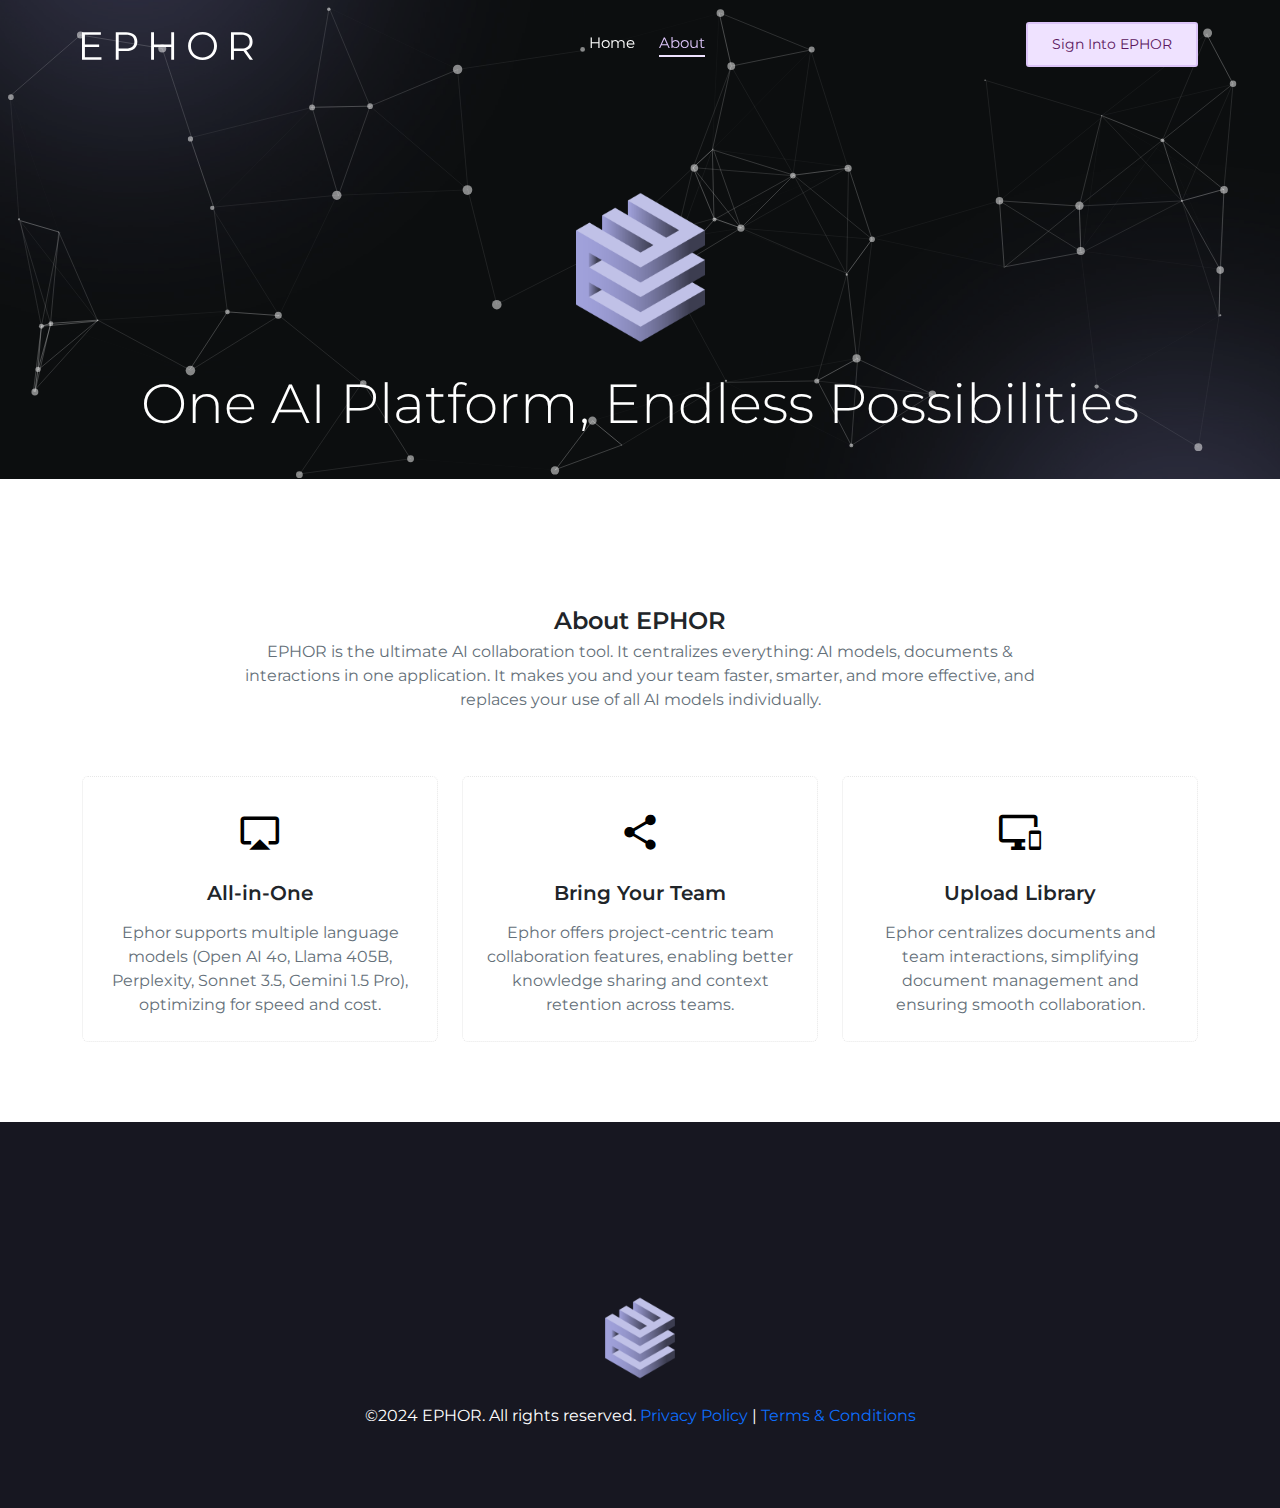
<file: index.html>
<!DOCTYPE html>
<html lang="en">

<head>
    <meta charset="UTF-8">
    <meta name="viewport" content="width=device-width, initial-scale=1">
    <meta name="description" content="" />
    <meta name="keywords" content="" />
    <meta name="author" content="Webonzer" />

    <!-- Site Title -->
    <title>E P H O R - Intelligent Collaboration</title>

    <!-- Site favicon -->
    <link rel="shortcut icon" href="images/favicon.svg">

    <!-- Bootstrap core CSS -->
    <link rel="stylesheet" href="css/bootstrap.min.css" type="text/css">

    <!-- MFP Css -->
    <link rel="stylesheet" href="css/magnific-popup.css">

    <!-- Material Icon -->
    <link rel="stylesheet" type="text/css" href="css/materialdesignicons.min.css" />

    <!-- Pe7 Icon -->
    <link rel="stylesheet" type="text/css" href="css/pe-icon-7.css">

    <!-- Owl Slider -->
    <link rel="stylesheet" href="css/owl.carousel.css" />
    <link rel="stylesheet" href="css/owl.theme.css" />
    <link rel="stylesheet" href="css/owl.transitions.css" />

    <!-- Custom  Css -->
    <link rel="stylesheet" type="text/css" href="css/style.css" />
</head>

<body>

    <!-- Navbar Start -->
    <nav class="navbar navbar-expand-lg fixed-top custom-nav sticky">
        <div class="container">
            <!-- LOGO -->
            <a class="logo navbar-brand" href="index.html">
                <img src="images/logos/ephor.svg" alt="" class="img-fluid logo-light">
                <img src="images/logos/ephor-dk.svg" alt="" class="img-fluid logo-dark">
            </a>
            <button class="navbar-toggler" type="button" data-bs-toggle="collapse" data-bs-target="#navbarNav" aria-controls="navbarNav" aria-expanded="false" aria-label="Toggle navigation">
                <span class="mdi mdi-menu"></span>
            </button>
            <div class="collapse navbar-collapse" id="navbarNav">
                <ul class="navbar-nav mx-auto navbar-center" id="main_nav">
                    <li class="nav-item">
                        <a href="index.html" class="nav-link">Home</a>
                    </li>
                    <li class="nav-item">
                        <a href="#about" class="nav-link">About</a>
                    </li>
                </ul>
                <a href="https://app.ephor.ai" class="btn btn-sm btn-custom navbar-btn">Sign Into EPHOR</a>
            </div>
        </div>
    </nav>
    <!-- Navbar End -->

    <div data-bs-spy="scroll" data-bs-target="#main_nav" data-bs-offset="71" class="scrollspy-example" data-bs-smooth-scroll="true">

        <!--Start Home-->
        <section class="home-bg-img" id="home">
            <div class="bg-overlay"></div>
            <div class="home-table">
                <div class="home-table-center">
                    <div class="container z-1">
                        <div class="row">
                            <div class="col-lg-12">
                                <div class="text-white text-center">
                                    <img src="images/logos/ephor-mark2-transparent.png" class="img img-fluid mb-3" style="width: 185px;">
                                    <h2 class="header_title mx-auto mb-5">One AI Platform, Endless Possibilities</h2>
                                    
                                    <!--<div class="video-container">
                                        <iframe src="https://player.vimeo.com/video/1032084265?h=21a306eb33&amp;badge=0&amp;autopause=0&amp;player_id=0&amp;app_id=58479" frameborder="0" allow="autoplay; fullscreen; picture-in-picture; clipboard-write" style="position:absolute;top:0;left:0;width:100%;height:100%;" title="EPHOR - AI Collaboration"></iframe>
                                    </div>
                                    <script src="https://player.vimeo.com/api/player.js"></script>-->
                                </div>
                            </div>
                        </div>
                    </div>
                </div>
            </div>
        </section>
        <!--End Home-->

        <!-- Start About -->
        <section class="section mt-5" id="about">
            <div class="container">
                <div class="row">
                    <div class="col-lg-12">
                        <div class="text-center sec_title">
                            <h4 class="text-capitalize font-weight-bold mb-1">About EPHOR</h4>
                            <!--<div class="main-title-border mb-1">
                                <img src="images/logos/ephor-mark-E.svg" class="img img-fluid mb-1" style="width: 20px;">
                            </div>-->
                            <p class="sec_subtitle mx-auto text-muted mb-0">EPHOR is the ultimate AI collaboration tool. It centralizes everything: AI models, documents & interactions in one application. It makes you and your team faster, smarter, and more effective, and replaces your use of all AI models individually.
                            </p>
                        </div>
                    </div>
                </div>
                <div class="row mt-5">
                    <div class="col-lg-4">
                        <div class="about_boxes mt-3 text-center rounded p-4">
                            <div class="about_icon">
                                <i class="mdi mdi-airplay text-custom"></i>
                            </div>
                            <div class="about_content mt-3">
                                <h5 class="font-weight-bold">All-in-One</h5>
                                <p class="text-muted mb-0 mt-3">Ephor supports multiple language models (Open AI 4o, Llama 405B, Perplexity, Sonnet 3.5, Gemini 1.5 Pro), optimizing for speed and cost.</p>
                            </div>
                        </div>
                    </div>
                    <div class="col-lg-4">
                        <div class="about_boxes mt-3 text-center rounded p-4">
                            <div class="about_icon">
                                <i class="mdi mdi-share-variant text-custom"></i>
                            </div>
                            <div class="about_content mt-3">
                                <h5 class="font-weight-bold">Bring Your Team</h5>
                                <p class="text-muted mb-0 mt-3">Ephor offers project-centric team collaboration features, enabling better knowledge sharing and context retention across teams.</p>
                            </div>
                        </div>
                    </div>
                    <div class="col-lg-4">
                        <div class="about_boxes mt-3 text-center rounded p-4">
                            <div class="about_icon">
                                <i class="mdi mdi-monitor-cellphone text-custom"></i>
                            </div>
                            <div class="about_content mt-3">
                                <h5 class="font-weight-bold">Upload Library</h5>
                                <p class="text-muted mb-0 mt-3">Ephor centralizes documents and team interactions, simplifying document management and ensuring smooth collaboration.</p>
                            </div>
                        </div>
                    </div>
                </div>
            </div>
        </section>
        <!-- End About -->


        <!-- Start Contact/Footer -->
        <section class="section bg-contact-color" id="started">
            <div class="container">

                <div class="row pt-3">
                    <div class="col-lg-12">
                        <div class="text-center">
                            <img src="images/logos/ephor-mark2-transparent.png" class="img img-fluid mb-3" style="width: 100px;">
                            <p class="copy-rights mb-0">&copy;2024 EPHOR. All rights reserved. <a href="ephor-privacy-policy.html" target="_blank">Privacy Policy</a> | <a href="ephor-terms-conditions.html" target="_blank">Terms &amp; Conditions</a></p>
                        </div>
                    </div>
                </div>
            </div>
        </section>
        <!-- End Contact/Footer -->


    </div>

    <!-- Back To Top -->
    <a href="#" class="back_top"> <i class="pe-7s-angle-up"> </i> </a>

    <!-- Javascript -->
    <script src="js/jquery.min.js"></script>
    <script src="js/bootstrap.bundle.min.js"></script>

    <!-- Owl Js -->
    <script src="js/owl.carousel.min.js"></script>

    <!-- Particles Js -->
    <script src="js/particles.js"></script>
    <script src="js/particles.app.js"></script>

    <!-- MFP JS -->
    <script src="js/jquery.magnific-popup.min.js"></script>

    <!-- Custom Js   -->
    <script src="js/custom.js"></script>
</body>

</html>
</file>
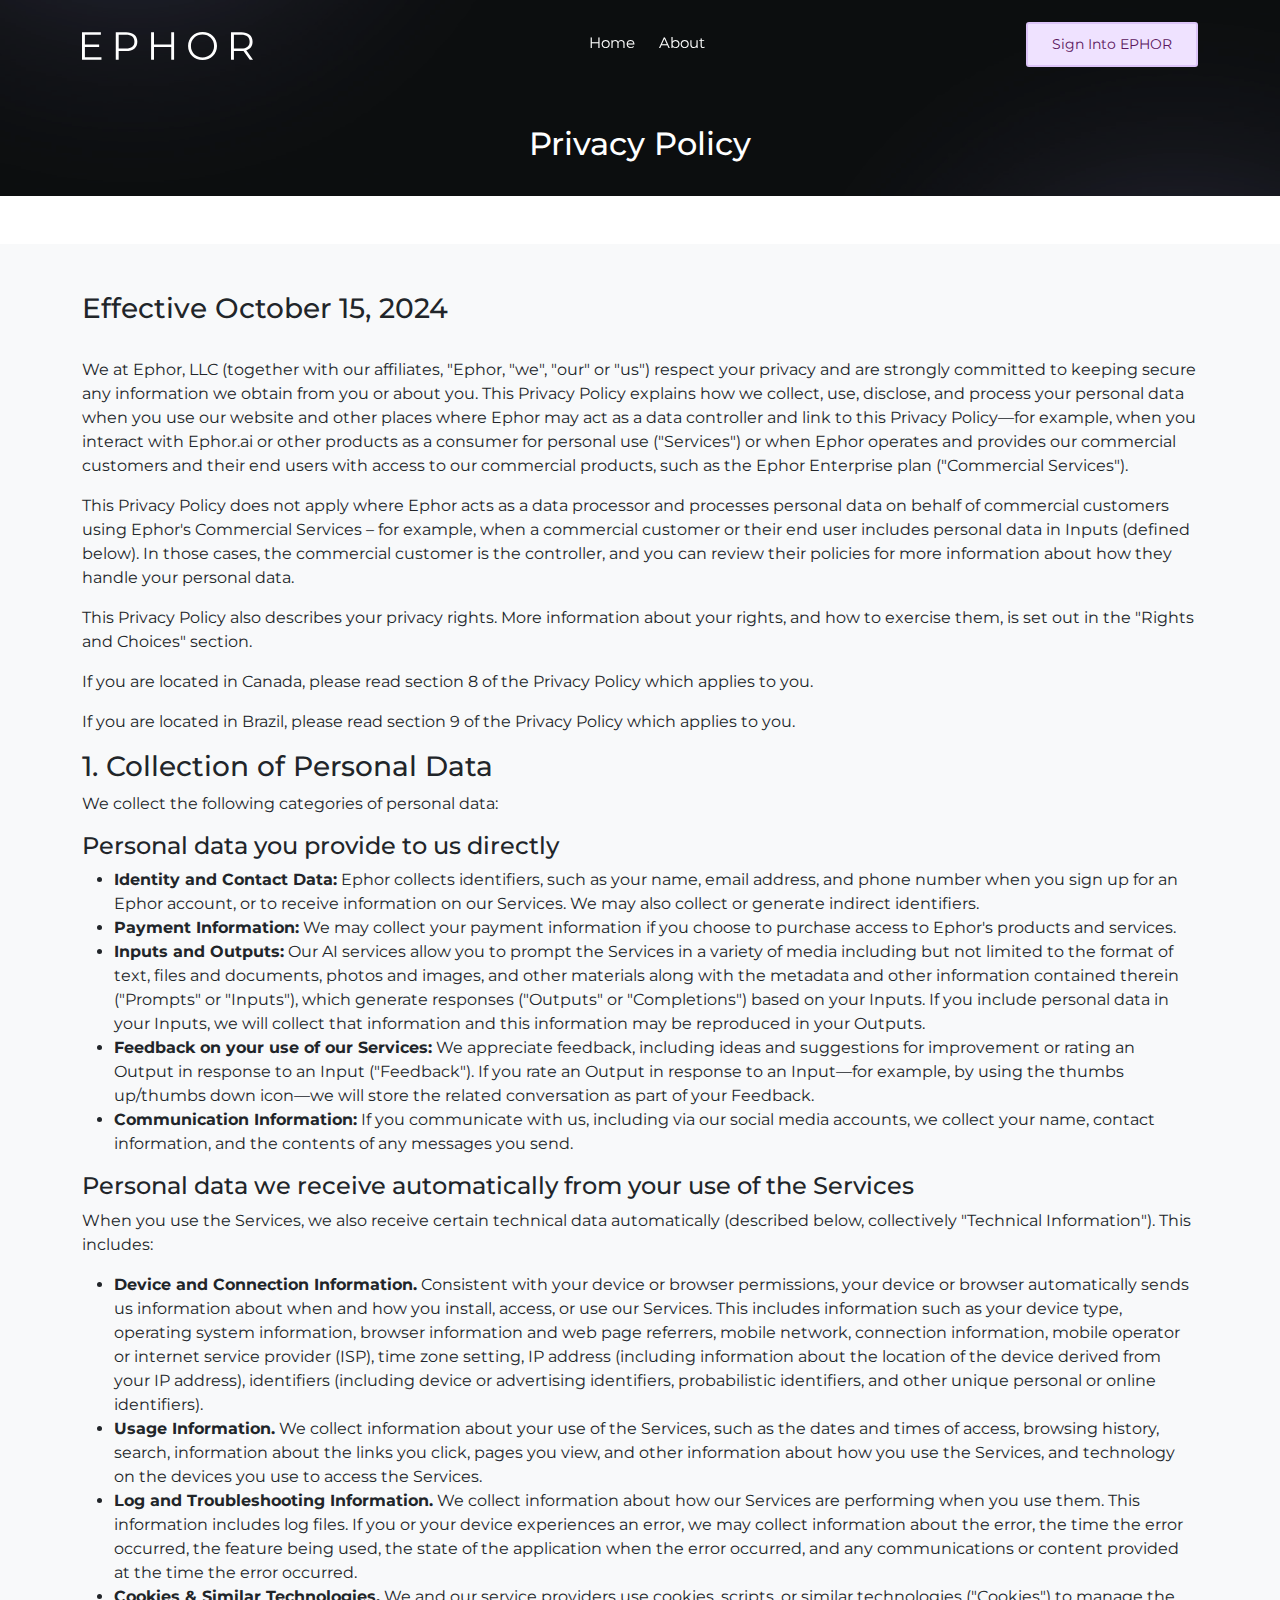
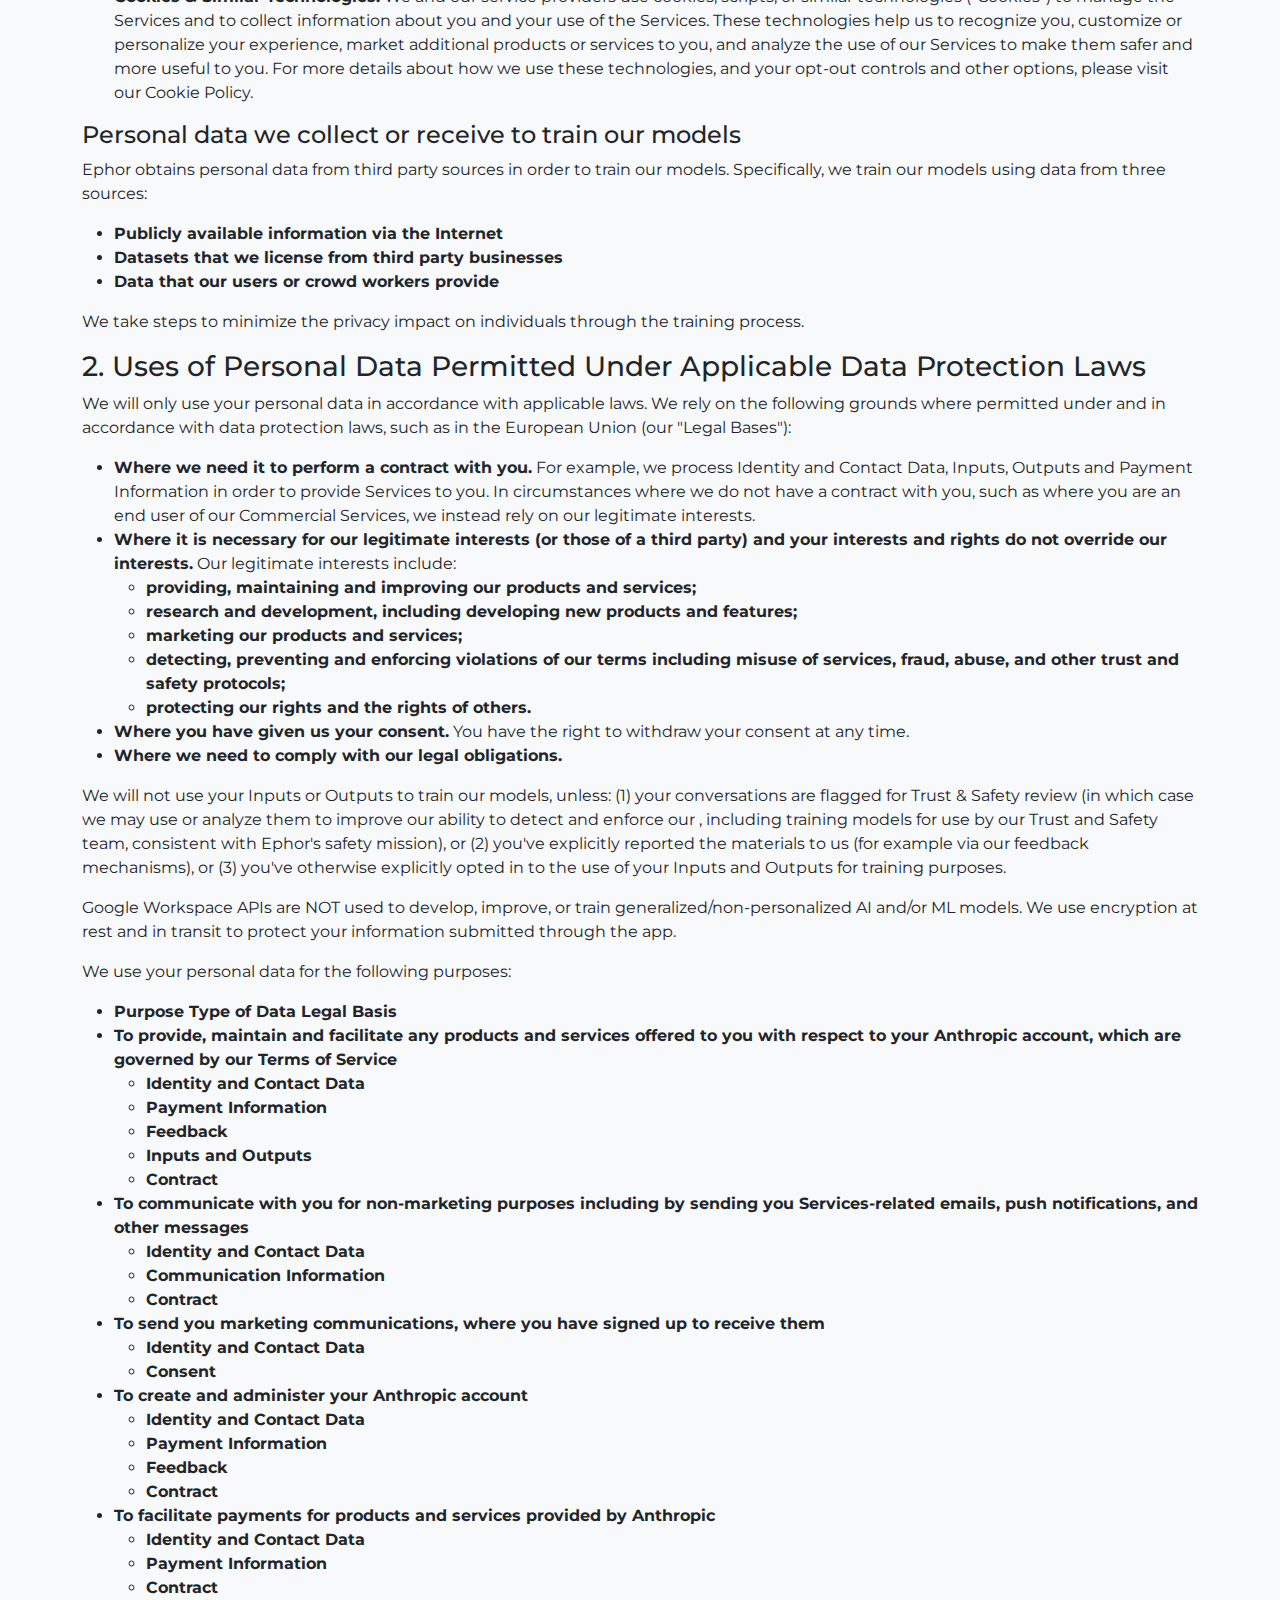
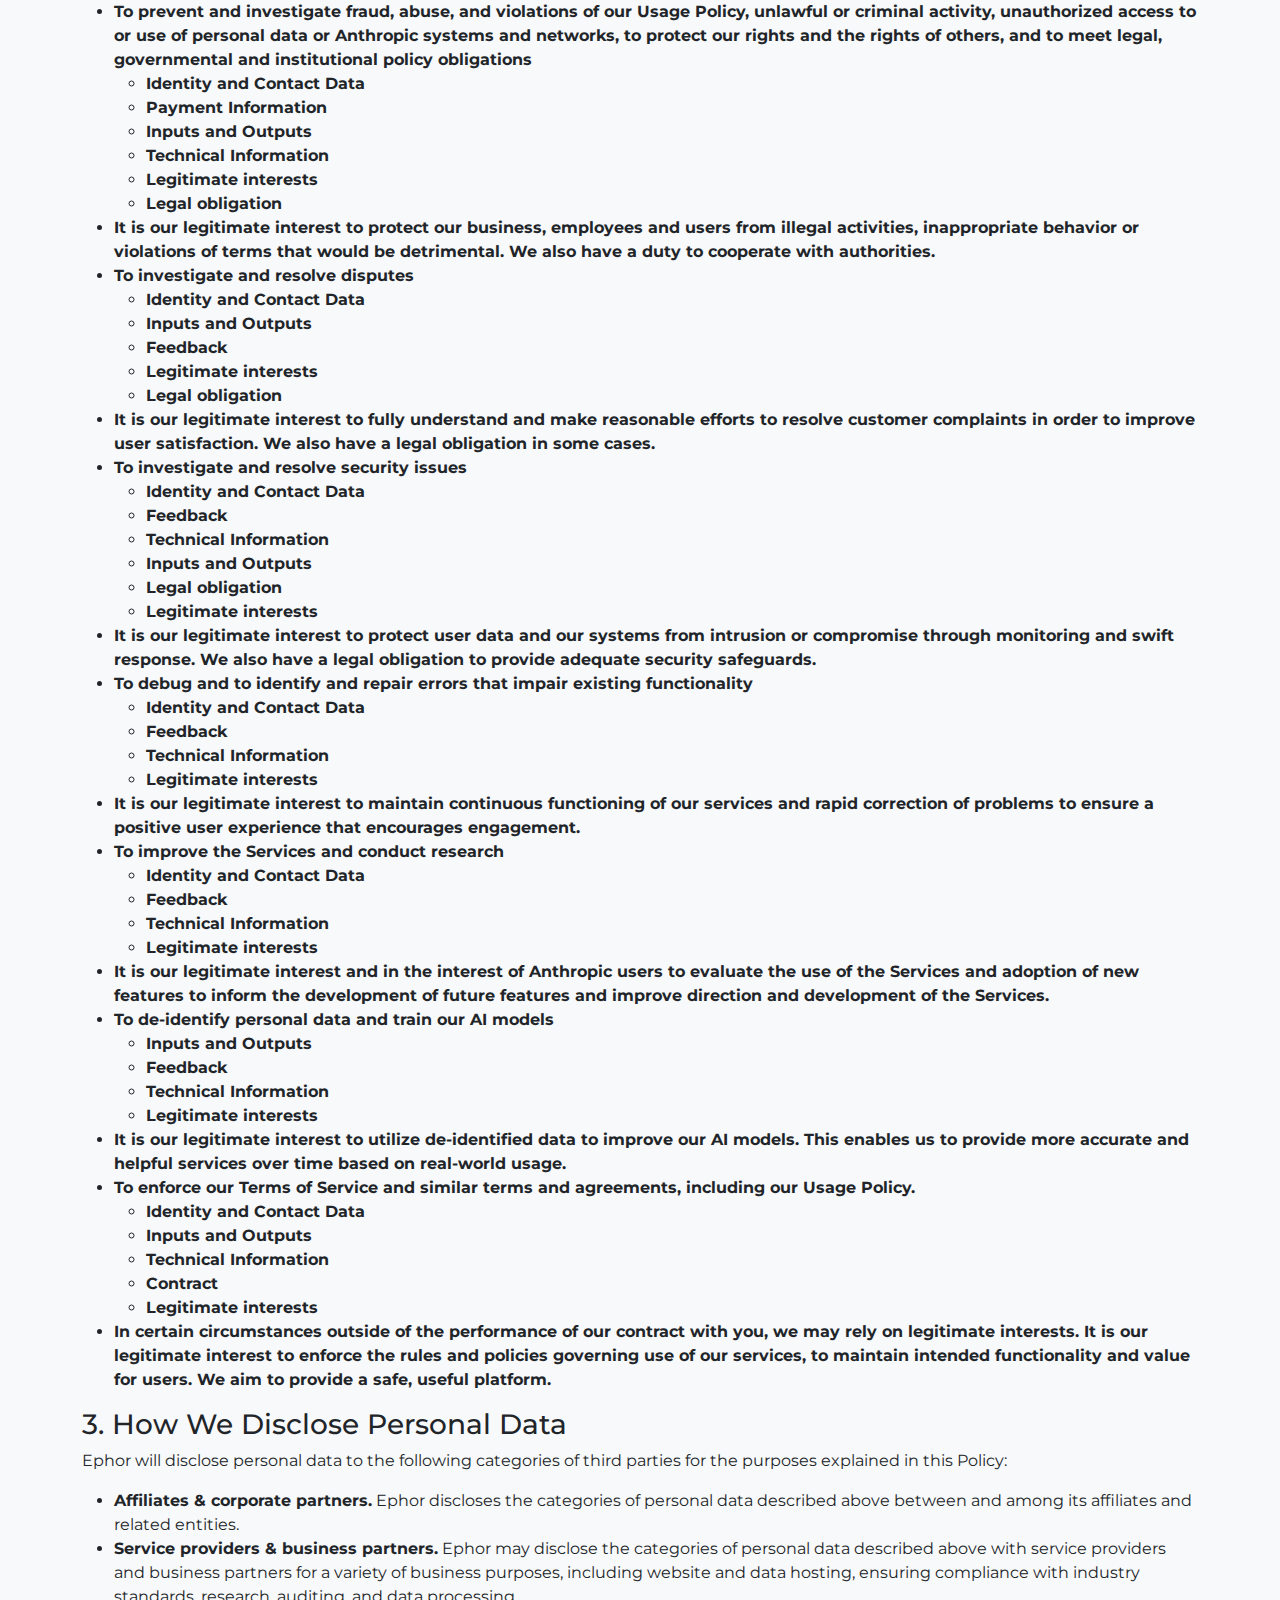
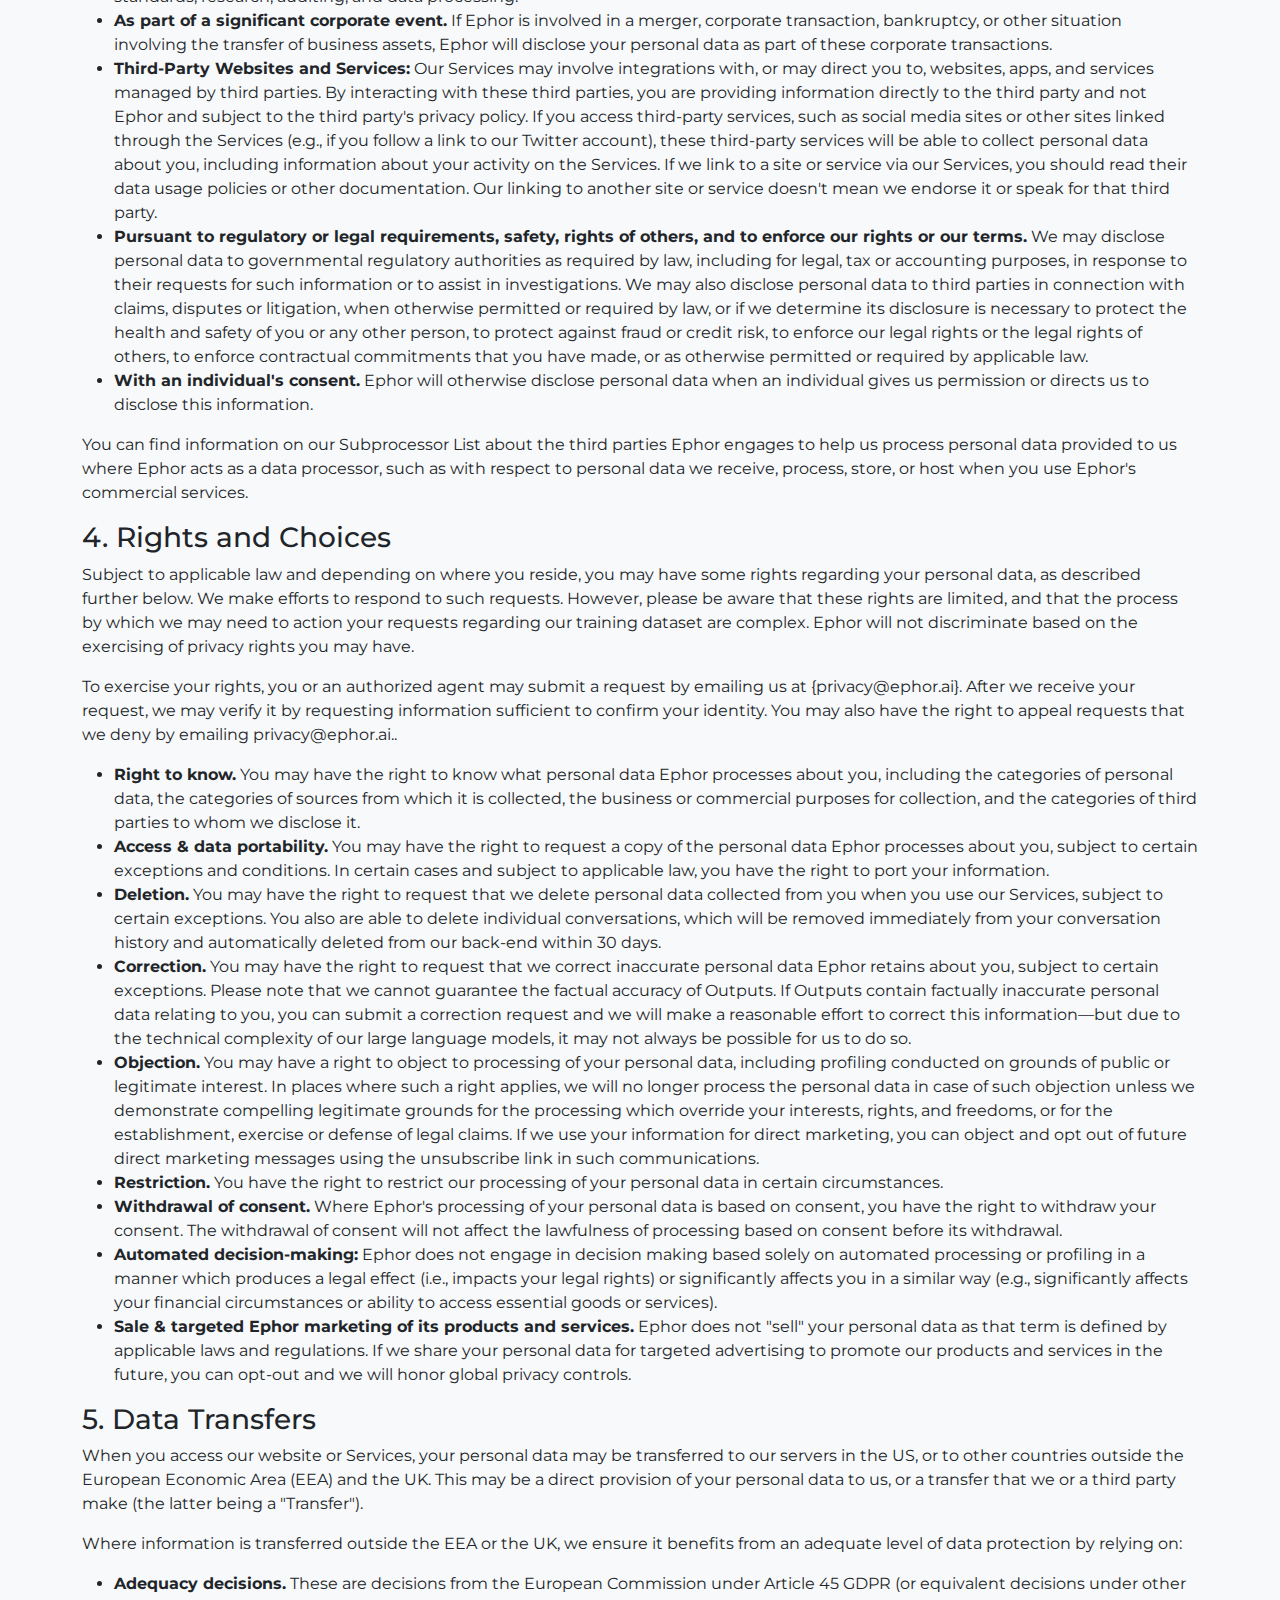
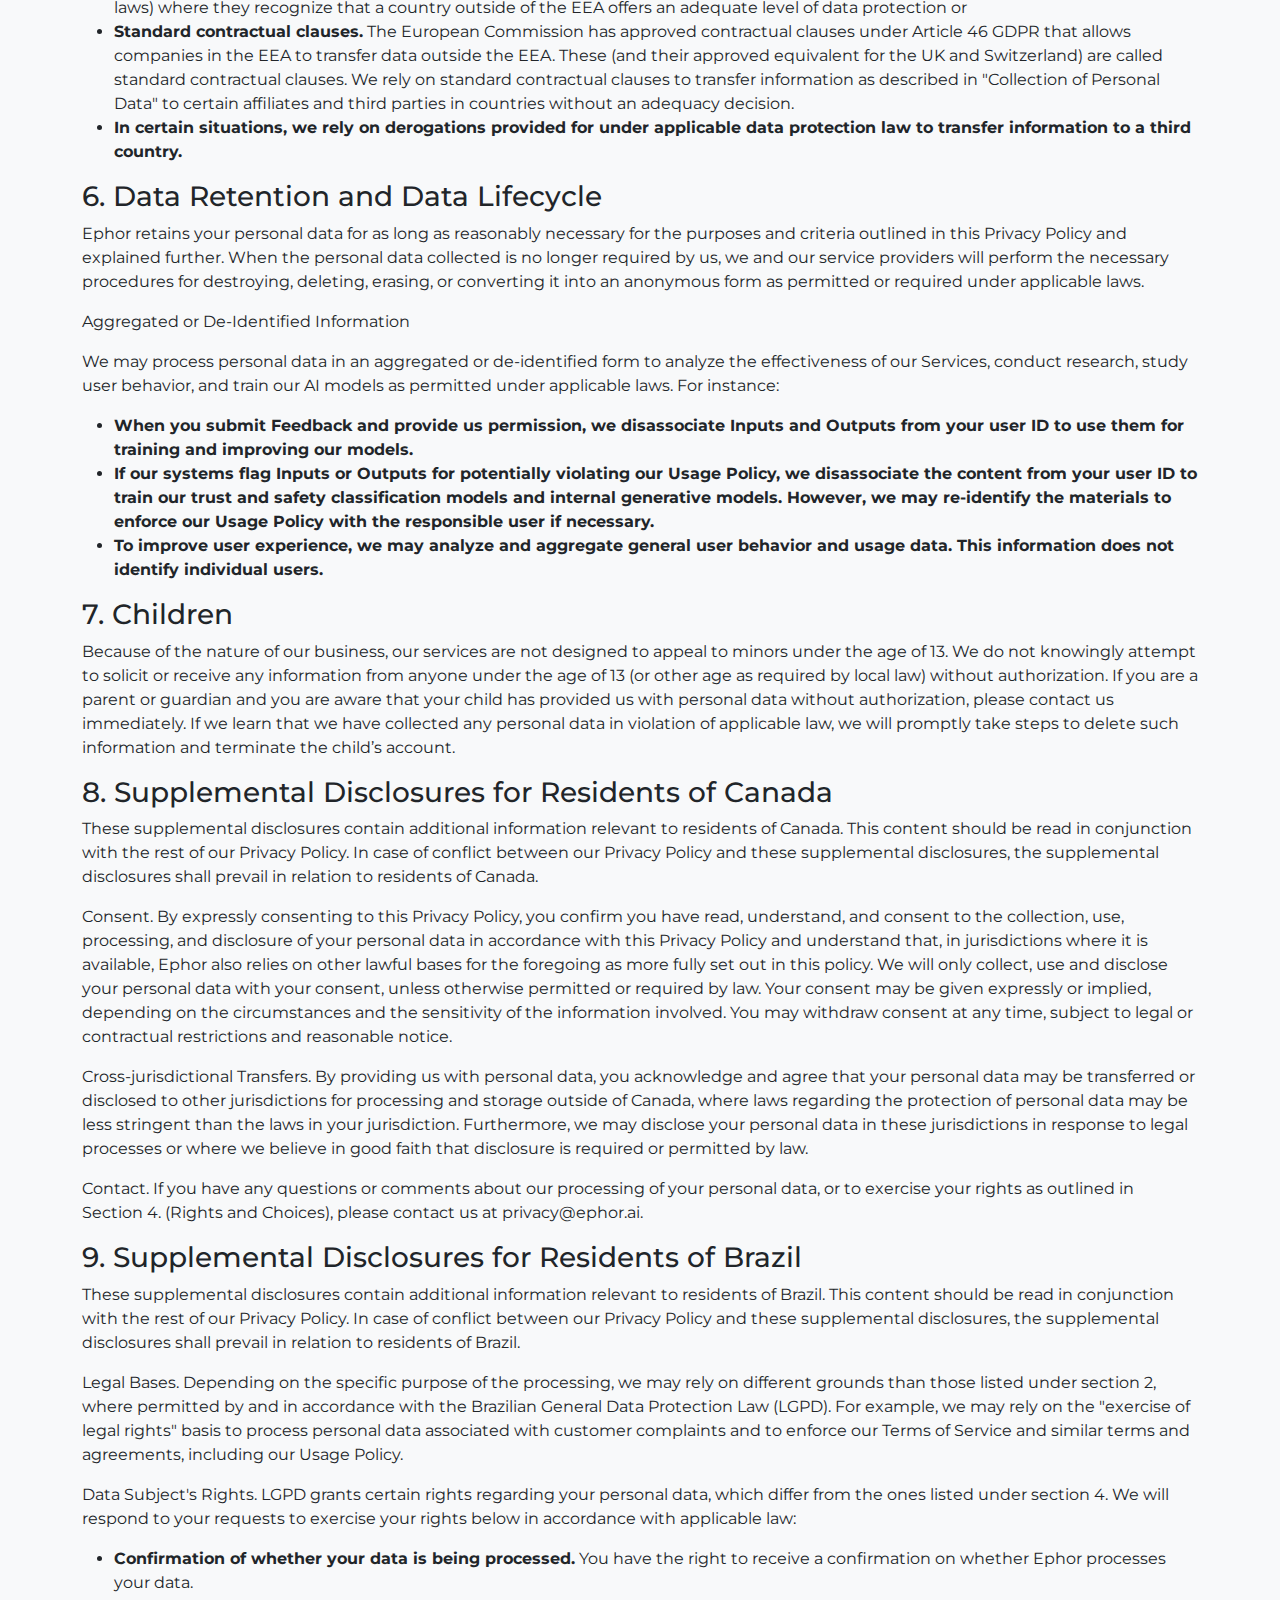
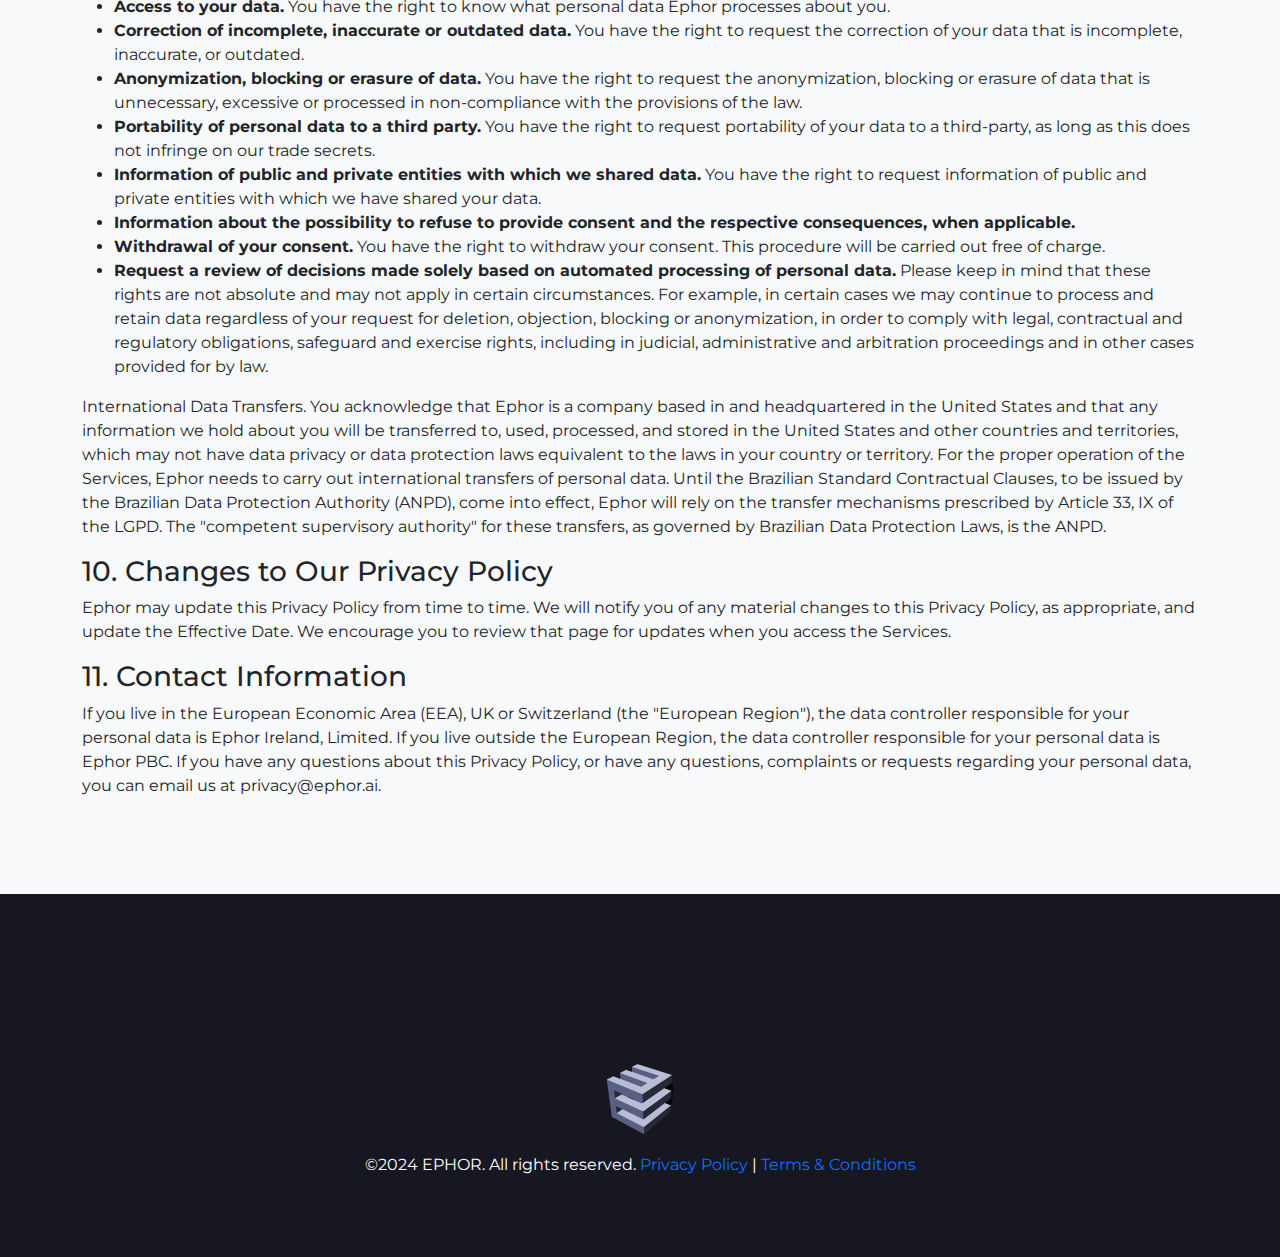
<file: ephor-privacy-policy.html>
<!DOCTYPE html>
<html lang="en">

<head>
    <meta charset="UTF-8">
    <meta name="viewport" content="width=device-width, initial-scale=1">
    <meta name="description" content="" />
    <meta name="keywords" content="" />
    <meta name="author" content="Webonzer" />

    <!-- Site Title -->
    <title>E P H O R - Intelligent Collaboration</title>

    <!-- Site favicon -->
    <link rel="shortcut icon" href="images/favicon.svg">

    <!-- Bootstrap core CSS -->
    <link rel="stylesheet" href="css/bootstrap.min.css" type="text/css">

    <!-- MFP Css -->
    <link rel="stylesheet" href="css/magnific-popup.css">

    <!-- Material Icon -->
    <link rel="stylesheet" type="text/css" href="css/materialdesignicons.min.css" />

    <!-- Pe7 Icon -->
    <link rel="stylesheet" type="text/css" href="css/pe-icon-7.css">

    <!-- Owl Slider -->
    <link rel="stylesheet" href="css/owl.carousel.css" />
    <link rel="stylesheet" href="css/owl.theme.css" />
    <link rel="stylesheet" href="css/owl.transitions.css" />

    <!-- Custom  Css -->
    <link rel="stylesheet" type="text/css" href="css/style.css" />
</head>

<body>

    <!-- Navbar Start -->
    <nav class="navbar navbar-expand-lg fixed-top custom-nav sticky">
        <div class="container">
            <!-- LOGO -->
            <a class="logo navbar-brand" href="index.html">
                <img src="images/logos/ephor.svg" alt="" class="img-fluid logo-light">
                <img src="images/logos/ephor-dk.svg" alt="" class="img-fluid logo-dark">
            </a>
            <button class="navbar-toggler" type="button" data-bs-toggle="collapse" data-bs-target="#navbarNav" aria-controls="navbarNav" aria-expanded="false" aria-label="Toggle navigation">
                <span class="mdi mdi-menu"></span>
            </button>
            <div class="collapse navbar-collapse" id="navbarNav">
                <ul class="navbar-nav mx-auto navbar-center" id="main_nav">
                    <li class="nav-item">
                        <a href="index.html" class="nav-link">Home</a>
                    </li>
                    <li class="nav-item">
                        <a href="index.html" class="nav-link">About</a>
                    </li>
                </ul>
                <a href="https://app.ephor.ai" class="btn btn-sm btn-custom navbar-btn">Sign Into EPHOR</a>
            </div>
        </div>
    </nav>
    <!-- Navbar End -->

    <div data-bs-spy="scroll" data-bs-target="#main_nav" data-bs-offset="71" class="scrollspy-example" data-bs-smooth-scroll="true">

        <!--Start Home-->
        <section class="home-bg-img-sm" id="home">
            <div class="bg-overlay"></div>
            <div class="home-table">
                <div class="home-table-center">
                    <div class="container z-1">
                        <div class="row">
                            <div class="col-lg-12">
                                <div class="text-white text-center">
                                    <h2 class="mx-auto">Privacy Policy</h2>
                                </div>
                            </div>
                        </div>
                    </div>
                </div>
            </div>
        </section>
        <!--End Home-->

        <section class="section mt-5 pt-5 bg-light">
        <div class="container">
            <div class="row">
                <div class="col-lg-12">
                    <div class="privacy-content">
                        <h3>Effective October 15, 2024</h3>
                        <br>
                        <p>We at Ephor, LLC (together with our affiliates, "Ephor, "we", "our" or "us") respect your privacy and are strongly committed to keeping secure any information we obtain from you or about you. This Privacy Policy explains how we collect, use, disclose, and process your personal data when you use our website and other places where Ephor may act as a data controller and link to this Privacy Policy—for example, when you interact with Ephor.ai or other products as a consumer for personal use ("Services") or when Ephor operates and provides our commercial customers and their end users with access to our commercial products, such as the Ephor Enterprise plan ("Commercial Services").</p>

                        <p>This Privacy Policy does not apply where Ephor acts as a data processor and processes personal data on behalf of commercial customers using Ephor's Commercial Services – for example, when a commercial customer or their end user includes personal data in Inputs (defined below). In those cases, the commercial customer is the controller, and you can review their policies for more information about how they handle your personal data.</p>

                        <p>This Privacy Policy also describes your privacy rights. More information about your rights, and how to exercise them, is set out in the "Rights and Choices" section.</p>

                        <p>If you are located in Canada, please read section 8 of the Privacy Policy which applies to you.</p>
                        <p>If you are located in Brazil, please read section 9 of the Privacy Policy which applies to you.</p>

                        <h3>1. Collection of Personal Data</h3>
                        <p>We collect the following categories of personal data:</p>

                        <h4>Personal data you provide to us directly</h4>
                        <ul>
                            <li><strong>Identity and Contact Data:</strong> Ephor collects identifiers, such as your name, email address, and phone number when you sign up for an Ephor account, or to receive information on our Services. We may also collect or generate indirect identifiers.</li>
                            <li><strong>Payment Information:</strong> We may collect your payment information if you choose to purchase access to Ephor's products and services.</li>
                            <li><strong>Inputs and Outputs:</strong> Our AI services allow you to prompt the Services in a variety of media including but not limited to the format of text, files and documents, photos and images, and other materials along with the metadata and other information contained therein ("Prompts" or "Inputs"), which generate responses ("Outputs" or "Completions") based on your Inputs. If you include personal data in your Inputs, we will collect that information and this information may be reproduced in your Outputs.</li>
                            <li><strong>Feedback on your use of our Services:</strong> We appreciate feedback, including ideas and suggestions for improvement or rating an Output in response to an Input ("Feedback"). If you rate an Output in response to an Input—for example, by using the thumbs up/thumbs down icon—we will store the related conversation as part of your Feedback.</li>
                            <li><strong>Communication Information:</strong> If you communicate with us, including via our social media accounts, we collect your name, contact information, and the contents of any messages you send.</li>
                        </ul>

                        <h4>Personal data we receive automatically from your use of the Services</h4>
                        <p>When you use the Services, we also receive certain technical data automatically (described below, collectively "Technical Information"). This includes:</p>

                        <ul>
                            <li><strong>Device and Connection Information.</strong> Consistent with your device or browser permissions, your device or browser automatically sends us information about when and how you install, access, or use our Services. This includes information such as your device type, operating system information, browser information and web page referrers, mobile network, connection information, mobile operator or internet service provider (ISP), time zone setting, IP address (including information about the location of the device derived from your IP address), identifiers (including device or advertising identifiers, probabilistic identifiers, and other unique personal or online identifiers).</li>
                            <li><strong>Usage Information.</strong> We collect information about your use of the Services, such as the dates and times of access, browsing history, search, information about the links you click, pages you view, and other information about how you use the Services, and technology on the devices you use to access the Services.</li>
                            <li><strong>Log and Troubleshooting Information.</strong> We collect information about how our Services are performing when you use them. This information includes log files. If you or your device experiences an error, we may collect information about the error, the time the error occurred, the feature being used, the state of the application when the error occurred, and any communications or content provided at the time the error occurred.</li>
                            <li><strong>Cookies &amp; Similar Technologies.</strong> We and our service providers use cookies, scripts, or similar technologies ("Cookies") to manage the Services and to collect information about you and your use of the Services. These technologies help us to recognize you, customize or personalize your experience, market additional products or services to you, and analyze the use of our Services to make them safer and more useful to you. For more details about how we use these technologies, and your opt-out controls and other options, please visit our Cookie Policy.</li>
                        </ul>

                        <h4>Personal data we collect or receive to train our models</h4>
                        <p>Ephor obtains personal data from third party sources in order to train our models. Specifically, we train our models using data from three sources:</p>

                        <ul>
                            <li><strong>Publicly available information via the Internet</strong></li>
                            <li><strong>Datasets that we license from third party businesses</strong></li>
                            <li><strong>Data that our users or crowd workers provide</strong></li>
                        </ul>

                        <p>We take steps to minimize the privacy impact on individuals through the training process.</p>

                        <h3>2. Uses of Personal Data Permitted Under Applicable Data Protection Laws</h3>
                        <p>We will only use your personal data in accordance with applicable laws. We rely on the following grounds where permitted under and in accordance with data protection laws, such as in the European Union (our "Legal Bases"):</p>

                        <ul>
                            <li><strong>Where we need it to perform a contract with you.</strong> For example, we process Identity and Contact Data, Inputs, Outputs and Payment Information in order to provide Services to you. In circumstances where we do not have a contract with you, such as where you are an end user of our Commercial Services, we instead rely on our legitimate interests.</li>
                            <li><strong>Where it is necessary for our legitimate interests (or those of a third party) and your interests and rights do not override our interests.</strong> Our legitimate interests include:</li>
                            <ul>
                                <li><strong>providing, maintaining and improving our products and services;</strong></li>
                                <li><strong>research and development, including developing new products and features;</strong></li>
                                <li><strong>marketing our products and services;</strong></li>
                                <li><strong>detecting, preventing and enforcing violations of our terms including misuse of services, fraud, abuse, and other trust and safety protocols;</strong></li>
                                <li><strong>protecting our rights and the rights of others.</strong></li>
                            </ul>
                            <li><strong>Where you have given us your consent.</strong> You have the right to withdraw your consent at any time.
                            </li><li><strong>Where we need to comply with our legal obligations.</strong></li>
                        </ul>

                        <p>We will not use your Inputs or Outputs to train our models, unless: (1) your conversations are flagged for Trust &amp; Safety review (in which case we may use or analyze them to improve our ability to detect and enforce our , including training models for use by our Trust and Safety team, consistent with Ephor's safety mission), or (2) you've explicitly reported the materials to us (for example via our feedback mechanisms), or (3) you've otherwise explicitly opted in to the use of your Inputs and Outputs for training purposes.</p>

                        <p>Google Workspace APIs are NOT used to develop, improve, or train generalized/non-personalized AI and/or ML models. We use encryption at rest and in transit to protect your information submitted through the app.</p>
                        
                        <p>We use your personal data for the following purposes:</p>

                        <ul>
                            <li><strong>Purpose Type of Data Legal Basis</strong></li>
                            <li><strong>To provide, maintain and facilitate any products and services offered to you with respect to your Anthropic account, which are governed by our Terms of Service</strong></li>
                            <ul>
                                <li><strong>Identity and Contact Data</strong></li>
                                <li><strong>Payment Information</strong></li>
                                <li><strong>Feedback</strong></li>
                                <li><strong>Inputs and Outputs</strong></li>
                                <li><strong>Contract</strong></li>
                            </ul>
                            <li><strong>To communicate with you for non-marketing purposes including by sending you Services-related emails, push notifications, and other messages</strong></li>
                            <ul>
                                <li><strong>Identity and Contact Data</strong></li>
                                <li><strong>Communication Information</strong></li>
                                <li><strong>Contract</strong></li>
                            </ul>
                            <li><strong>To send you marketing communications, where you have signed up to receive them</strong></li>
                            <ul>
                                <li><strong>Identity and Contact Data</strong></li>
                                <li><strong>Consent</strong></li>
                            </ul>
                            <li><strong>To create and administer your Anthropic account</strong></li>
                            <ul>
                                <li><strong>Identity and Contact Data</strong></li>
                                <li><strong>Payment Information</strong></li>
                                <li><strong>Feedback</strong></li>
                                <li><strong>Contract</strong></li>
                            </ul>
                            <li><strong>To facilitate payments for products and services provided by Anthropic</strong></li>
                            <ul>
                                <li><strong>Identity and Contact Data</strong></li>
                                <li><strong>Payment Information</strong></li>
                                <li><strong>Contract</strong></li>
                            </ul>
                            <li><strong>To prevent and investigate fraud, abuse, and violations of our Usage Policy, unlawful or criminal activity, unauthorized access to or use of personal data or Anthropic systems and networks, to protect our rights and the rights of others, and to meet legal, governmental and institutional policy obligations</strong></li>
                            <ul>
                                <li><strong>Identity and Contact Data</strong></li>
                                <li><strong>Payment Information</strong></li>
                                <li><strong>Inputs and Outputs</strong></li>
                                <li><strong>Technical Information</strong></li>
                                <li><strong>Legitimate interests</strong></li>
                                <li><strong>Legal obligation</strong></li>
                            </ul>
                            <li><strong>It is our legitimate interest to protect our business, employees and users from illegal activities, inappropriate behavior or violations of terms that would be detrimental. We also have a duty to cooperate with authorities.</strong></li>
                            <li><strong>To investigate and resolve disputes</strong></li>
                            <ul>
                                <li><strong>Identity and Contact Data</strong></li>
                                <li><strong>Inputs and Outputs</strong></li>
                                <li><strong>Feedback</strong></li>
                                <li><strong>Legitimate interests</strong></li>
                                <li><strong>Legal obligation</strong></li>
                            </ul>
                            <li><strong>It is our legitimate interest to fully understand and make reasonable efforts to resolve customer complaints in order to improve user satisfaction. We also have a legal obligation in some cases.</strong></li>
                            <li><strong>To investigate and resolve security issues</strong></li>
                            <ul>
                                <li><strong>Identity and Contact Data</strong></li>
                                <li><strong>Feedback</strong></li>
                                <li><strong>Technical Information</strong></li>
                                <li><strong>Inputs and Outputs</strong></li>
                                <li><strong>Legal obligation</strong></li>
                                <li><strong>Legitimate interests</strong></li>
                            </ul>
                            <li><strong>It is our legitimate interest to protect user data and our systems from intrusion or compromise through monitoring and swift response. We also have a legal obligation to provide adequate security safeguards.</strong></li>
                            <li><strong>To debug and to identify and repair errors that impair existing functionality</strong></li>
                            <ul>
                                <li><strong>Identity and Contact Data</strong></li>
                                <li><strong>Feedback</strong></li>
                                <li><strong>Technical Information</strong></li>
                                <li><strong>Legitimate interests</strong></li>
                            </ul>
                            <li><strong>It is our legitimate interest to maintain continuous functioning of our services and rapid correction of problems to ensure a positive user experience that encourages engagement.</strong></li>
                            <li><strong>To improve the Services and conduct research</strong></li>
                            <ul>
                                <li><strong>Identity and Contact Data</strong></li>
                                <li><strong>Feedback</strong></li>
                                <li><strong>Technical Information</strong></li>
                                <li><strong>Legitimate interests</strong></li>
                            </ul>
                            <li><strong>It is our legitimate interest and in the interest of Anthropic users to evaluate the use of the Services and adoption of new features to inform the development of future features and improve direction and development of the Services.</strong></li>
                            <li><strong>To de-identify personal data and train our AI models</strong></li>
                            <ul>
                                <li><strong>Inputs and Outputs</strong></li>
                                <li><strong>Feedback</strong></li>
                                <li><strong>Technical Information</strong></li>
                                <li><strong>Legitimate interests</strong></li>
                            </ul>
                            <li><strong>It is our legitimate interest to utilize de-identified data to improve our AI models. This enables us to provide more accurate and helpful services over time based on real-world usage.</strong></li>
                            <li><strong>To enforce our Terms of Service and similar terms and agreements, including our Usage Policy.</strong></li>
                            <ul>
                                <li><strong>Identity and Contact Data</strong></li>
                                <li><strong>Inputs and Outputs</strong></li>
                                <li><strong>Technical Information</strong></li>
                                <li><strong>Contract</strong></li>
                                <li><strong>Legitimate interests</strong></li>
                            </ul>
                            <li><strong>In certain circumstances outside of the performance of our contract with you, we may rely on legitimate interests. It is our legitimate interest to enforce the rules and policies governing use of our services, to maintain intended functionality and value for users. We aim to provide a safe, useful platform.</strong></li>
                        </ul>

                        <h3>3. How We Disclose Personal Data</h3>
                        <p>Ephor will disclose personal data to the following categories of third parties for the purposes explained in this Policy:</p>

                        <ul>
                            <li><strong>Affiliates &amp; corporate partners.</strong> Ephor discloses the categories of personal data described above between and among its affiliates and related entities.</li>
                            <li><strong>Service providers &amp; business partners.</strong> Ephor may disclose the categories of personal data described above with service providers and business partners for a variety of business purposes, including website and data hosting, ensuring compliance with industry standards, research, auditing, and data processing.</li>
                            <li><strong>As part of a significant corporate event.</strong> If Ephor is involved in a merger, corporate transaction, bankruptcy, or other situation involving the transfer of business assets, Ephor will disclose your personal data as part of these corporate transactions.</li>
                            <li><strong>Third-Party Websites and Services:</strong> Our Services may involve integrations with, or may direct you to, websites, apps, and services managed by third parties. By interacting with these third parties, you are providing information directly to the third party and not Ephor and subject to the third party's privacy policy. If you access third-party services, such as social media sites or other sites linked through the Services (e.g., if you follow a link to our Twitter account), these third-party services will be able to collect personal data about you, including information about your activity on the Services. If we link to a site or service via our Services, you should read their data usage policies or other documentation. Our linking to another site or service doesn't mean we endorse it or speak for that third party.</li>
                            <li><strong>Pursuant to regulatory or legal requirements, safety, rights of others, and to enforce our rights or our terms.</strong> We may disclose personal data to governmental regulatory authorities as required by law, including for legal, tax or accounting purposes, in response to their requests for such information or to assist in investigations. We may also disclose personal data to third parties in connection with claims, disputes or litigation, when otherwise permitted or required by law, or if we determine its disclosure is necessary to protect the health and safety of you or any other person, to protect against fraud or credit risk, to enforce our legal rights or the legal rights of others, to enforce contractual commitments that you have made, or as otherwise permitted or required by applicable law.</li>
                            <li><strong>With an individual's consent.</strong> Ephor will otherwise disclose personal data when an individual gives us permission or directs us to disclose this information.</li>
                        </ul>

                        <p>You can find information on our Subprocessor List about the third parties Ephor engages to help us process personal data provided to us where Ephor acts as a data processor, such as with respect to personal data we receive, process, store, or host when you use Ephor's commercial services.</p>

                        <h3>4. Rights and Choices</h3>
                        <p>Subject to applicable law and depending on where you reside, you may have some rights regarding your personal data, as described further below. We make efforts to respond to such requests. However, please be aware that these rights are limited, and that the process by which we may need to action your requests regarding our training dataset are complex. Ephor will not discriminate based on the exercising of privacy rights you may have.</p>

                        <p>To exercise your rights, you or an authorized agent may submit a request by emailing us at {privacy@ephor.ai}. After we receive your request, we may verify it by requesting information sufficient to confirm your identity. You may also have the right to appeal requests that we deny by emailing privacy@ephor.ai..</p>

                        <ul>
                            <li><strong>Right to know.</strong> You may have the right to know what personal data Ephor processes about you, including the categories of personal data, the categories of sources from which it is collected, the business or commercial purposes for collection, and the categories of third parties to whom we disclose it.</li>
                            <li><strong>Access &amp; data portability.</strong> You may have the right to request a copy of the personal data Ephor processes about you, subject to certain exceptions and conditions. In certain cases and subject to applicable law, you have the right to port your information.</li>
                            <li><strong>Deletion.</strong> You may have the right to request that we delete personal data collected from you when you use our Services, subject to certain exceptions. You also are able to delete individual conversations, which will be removed immediately from your conversation history and automatically deleted from our back-end within 30 days.</li>
                            <li><strong>Correction.</strong> You may have the right to request that we correct inaccurate personal data Ephor retains about you, subject to certain exceptions. Please note that we cannot guarantee the factual accuracy of Outputs. If Outputs contain factually inaccurate personal data relating to you, you can submit a correction request and we will make a reasonable effort to correct this information—but due to the technical complexity of our large language models, it may not always be possible for us to do so.</li>
                            <li><strong>Objection.</strong> You may have a right to object to processing of your personal data, including profiling conducted on grounds of public or legitimate interest. In places where such a right applies, we will no longer process the personal data in case of such objection unless we demonstrate compelling legitimate grounds for the processing which override your interests, rights, and freedoms, or for the establishment, exercise or defense of legal claims. If we use your information for direct marketing, you can object and opt out of future direct marketing messages using the unsubscribe link in such communications.</li>
                            <li><strong>Restriction.</strong> You have the right to restrict our processing of your personal data in certain circumstances.</li>
                            <li><strong>Withdrawal of consent.</strong> Where Ephor's processing of your personal data is based on consent, you have the right to withdraw your consent. The withdrawal of consent will not affect the lawfulness of processing based on consent before its withdrawal.</li>
                            <li><strong>Automated decision-making:</strong> Ephor does not engage in decision making based solely on automated processing or profiling in a manner which produces a legal effect (i.e., impacts your legal rights) or significantly affects you in a similar way (e.g., significantly affects your financial circumstances or ability to access essential goods or services).
                            </li><li><strong>Sale &amp; targeted Ephor marketing of its products and services.</strong> Ephor does not "sell" your personal data as that term is defined by applicable laws and regulations. If we share your personal data for targeted advertising to promote our products and services in the future, you can opt-out and we will honor global privacy controls.</li>
                        </ul>

                        <h3>5. Data Transfers</h3>
                        <p>When you access our website or Services, your personal data may be transferred to our servers in the US, or to other countries outside the European Economic Area (EEA) and the UK. This may be a direct provision of your personal data to us, or a transfer that we or a third party make (the latter being a "Transfer").</p>

                        <p>Where information is transferred outside the EEA or the UK, we ensure it benefits from an adequate level of data protection by relying on:</p>

                        <ul>
                            <li><strong>Adequacy decisions.</strong> These are decisions from the European Commission under Article 45 GDPR (or equivalent decisions under other laws) where they recognize that a country outside of the EEA offers an adequate level of data protection or</li>
                            <li><strong>Standard contractual clauses.</strong> The European Commission has approved contractual clauses under Article 46 GDPR that allows companies in the EEA to transfer data outside the EEA. These (and their approved equivalent for the UK and Switzerland) are called standard contractual clauses. We rely on standard contractual clauses to transfer information as described in "Collection of Personal Data" to certain affiliates and third parties in countries without an adequacy decision.</li>
                            <li><strong>In certain situations, we rely on derogations provided for under applicable data protection law to transfer information to a third country.</strong></li>
                        </ul>

                        <h3>6. Data Retention and Data Lifecycle</h3>
                        <p>Ephor retains your personal data for as long as reasonably necessary for the purposes and criteria outlined in this Privacy Policy and explained further. When the personal data collected is no longer required by us, we and our service providers will perform the necessary procedures for destroying, deleting, erasing, or converting it into an anonymous form as permitted or required under applicable laws.</p>

                        <p>Aggregated or De-Identified Information</p>
                        <p>We may process personal data in an aggregated or de-identified form to analyze the effectiveness of our Services, conduct research, study user behavior, and train our AI models as permitted under applicable laws. For instance:</p>

                        <ul>
                            <li><strong>When you submit Feedback and provide us permission, we disassociate Inputs and Outputs from your user ID to use them for training and improving our models.</strong></li>
                            <li><strong>If our systems flag Inputs or Outputs for potentially violating our Usage Policy, we disassociate the content from your user ID to train our trust and safety classification models and internal generative models. However, we may re-identify the materials to enforce our Usage Policy with the responsible user if necessary.</strong></li>
                            <li><strong>To improve user experience, we may analyze and aggregate general user behavior and usage data. This information does not identify individual users.</strong></li>
                        </ul>

                        <h3>7. Children</h3>
                        <p>Because of the nature of our business, our services are not designed to appeal to minors under the age of 13. We do not knowingly attempt to solicit or receive any information from anyone under the age of 13 (or other age as required by local law) without authorization.  If you are a parent or guardian and you are aware that your child has provided us with personal data without authorization, please contact us immediately. If we learn that we have collected any personal data in violation of applicable law, we will promptly take steps to delete such information and terminate the child’s account.</p>

                        <h3>8. Supplemental Disclosures for Residents of Canada</h3>
                        <p>These supplemental disclosures contain additional information relevant to residents of Canada. This content should be read in conjunction with the rest of our Privacy Policy. In case of conflict between our Privacy Policy and these supplemental disclosures, the supplemental disclosures shall prevail in relation to residents of Canada.</p>

                        <p>Consent. By expressly consenting to this Privacy Policy, you confirm you have read, understand, and consent to the collection, use, processing, and disclosure of your personal data in accordance with this Privacy Policy and understand that, in jurisdictions where it is available, Ephor also relies on other lawful bases for the foregoing as more fully set out in this policy. We will only collect, use and disclose your personal data with your consent, unless otherwise permitted or required by law. Your consent may be given expressly or implied, depending on the circumstances and the sensitivity of the information involved. You may withdraw consent at any time, subject to legal or contractual restrictions and reasonable notice.</p>

                        <p>Cross-jurisdictional Transfers. By providing us with personal data, you acknowledge and agree that your personal data may be transferred or disclosed to other jurisdictions for processing and storage outside of Canada, where laws regarding the protection of personal data may be less stringent than the laws in your jurisdiction. Furthermore, we may disclose your personal data in these jurisdictions in response to legal processes or where we believe in good faith that disclosure is required or permitted by law.</p>

                        <p>Contact. If you have any questions or comments about our processing of your personal data, or to exercise your rights as outlined in Section 4. (Rights and Choices), please contact us at privacy@ephor.ai.</p>

                        <h3>9. Supplemental Disclosures for Residents of Brazil</h3>
                        <p>These supplemental disclosures contain additional information relevant to residents of Brazil. This content should be read in conjunction with the rest of our Privacy Policy. In case of conflict between our Privacy Policy and these supplemental disclosures, the supplemental disclosures shall prevail in relation to residents of Brazil.</p>

                        <p>Legal Bases. Depending on the specific purpose of the processing, we may rely on different grounds than those listed under section 2, where permitted by and in accordance with the Brazilian General Data Protection Law (LGPD). For example, we may rely on the "exercise of legal rights" basis to process personal data associated with customer complaints and to enforce our Terms of Service and similar terms and agreements, including our Usage Policy.</p>

                        <p>Data Subject's Rights. LGPD grants certain rights regarding your personal data, which differ from the ones listed under section 4. We will respond to your requests to exercise your rights below in accordance with applicable law:</p>

                        <ul>
                            <li><strong>Confirmation of whether your data is being processed.</strong> You have the right to receive a confirmation on whether Ephor processes your data.</li>
                            <li><strong>Access to your data.</strong> You have the right to know what personal data Ephor processes about you.</li>
                            <li><strong>Correction of incomplete, inaccurate or outdated data.</strong> You have the right to request the correction of your data that is incomplete, inaccurate, or outdated.</li>
                            <li><strong>Anonymization, blocking or erasure of data.</strong> You have the right to request the anonymization, blocking or erasure of data that is unnecessary, excessive or processed in non-compliance with the provisions of the law.</li>
                            <li><strong>Portability of personal data to a third party.</strong> You have the right to request portability of your data to a third-party, as long as this does not infringe on our trade secrets.</li>
                            <li><strong>Information of public and private entities with which we shared data.</strong> You have the right to request information of public and private entities with which we have shared your data.</li>
                            <li><strong>Information about the possibility to refuse to provide consent and the respective consequences, when applicable.</strong></li>
                            <li><strong>Withdrawal of your consent.</strong> You have the right to withdraw your consent. This procedure will be carried out free of charge.</li>
                            <li><strong>Request a review of decisions made solely based on automated processing of personal data.</strong> Please keep in mind that these rights are not absolute and may not apply in certain circumstances. For example, in certain cases we may continue to process and retain data regardless of your request for deletion, objection, blocking or anonymization, in order to comply with legal, contractual and regulatory obligations, safeguard and exercise rights, including in judicial, administrative and arbitration proceedings and in other cases provided for by law.</li>
                        </ul>

                        <p>International Data Transfers. You acknowledge that Ephor is a company based in and headquartered in the United States and that any information we hold about you will be transferred to, used, processed, and stored in the United States and other countries and territories, which may not have data privacy or data protection laws equivalent to the laws in your country or territory. For the proper operation of the Services, Ephor needs to carry out international transfers of personal data. Until the Brazilian Standard Contractual Clauses, to be issued by the Brazilian Data Protection Authority (ANPD), come into effect, Ephor will rely on the transfer mechanisms prescribed by Article 33, IX of the LGPD. The "competent supervisory authority" for these transfers, as governed by Brazilian Data Protection Laws, is the ANPD.</p>

                        <h3>10. Changes to Our Privacy Policy</h3>
                        <p>Ephor may update this Privacy Policy from time to time. We will notify you of any material changes to this Privacy Policy, as appropriate, and update the Effective Date. We encourage you to review that page for updates when you access the Services.</p>

                        <h3>11. Contact Information</h3>
                        <p>If you live in the European Economic Area (EEA), UK or Switzerland (the "European Region"), the data controller responsible for your personal data is Ephor Ireland, Limited. If you live outside the European Region, the data controller responsible for your personal data is Ephor PBC. If you have any questions about this Privacy Policy, or have any questions, complaints or requests regarding your personal data, you can email us at privacy@ephor.ai.</p>
                    </div>
                </div>
            </div>
        </div>
    </section>


        <!-- Start Contact/Footer -->
        <section class="section bg-contact-color" id="started">
            <div class="container">

                <div class="row pt-3">
                    <div class="col-lg-12">
                        <div class="text-center">
                            <img src="images/logos/ephor-e-animation.gif" class="img img-fluid mb-3" style="width: 75px;">
                            <p class="copy-rights mb-0">&copy;2024 EPHOR. All rights reserved. <a href="ephor-privacy-policy.html" target="_blank">Privacy Policy</a> | <a href="ephor-terms-conditions.html" target="_blank">Terms &amp; Conditions</a></p>
                        </div>
                    </div>
                </div>
            </div>
        </section>
        <!-- End Contact/Footer -->


    </div>

    <!-- Back To Top -->
    <a href="#" class="back_top"> <i class="pe-7s-angle-up"> </i> </a>

    <!-- Javascript -->
    <script src="js/jquery.min.js"></script>
    <script src="js/bootstrap.bundle.min.js"></script>

    <!-- Owl Js -->
    <script src="js/owl.carousel.min.js"></script>

    <!-- MFP JS -->
    <script src="js/jquery.magnific-popup.min.js"></script>

    <!-- Custom Js   -->
    <script src="js/custom.js"></script>
</body>

</html>
</file>
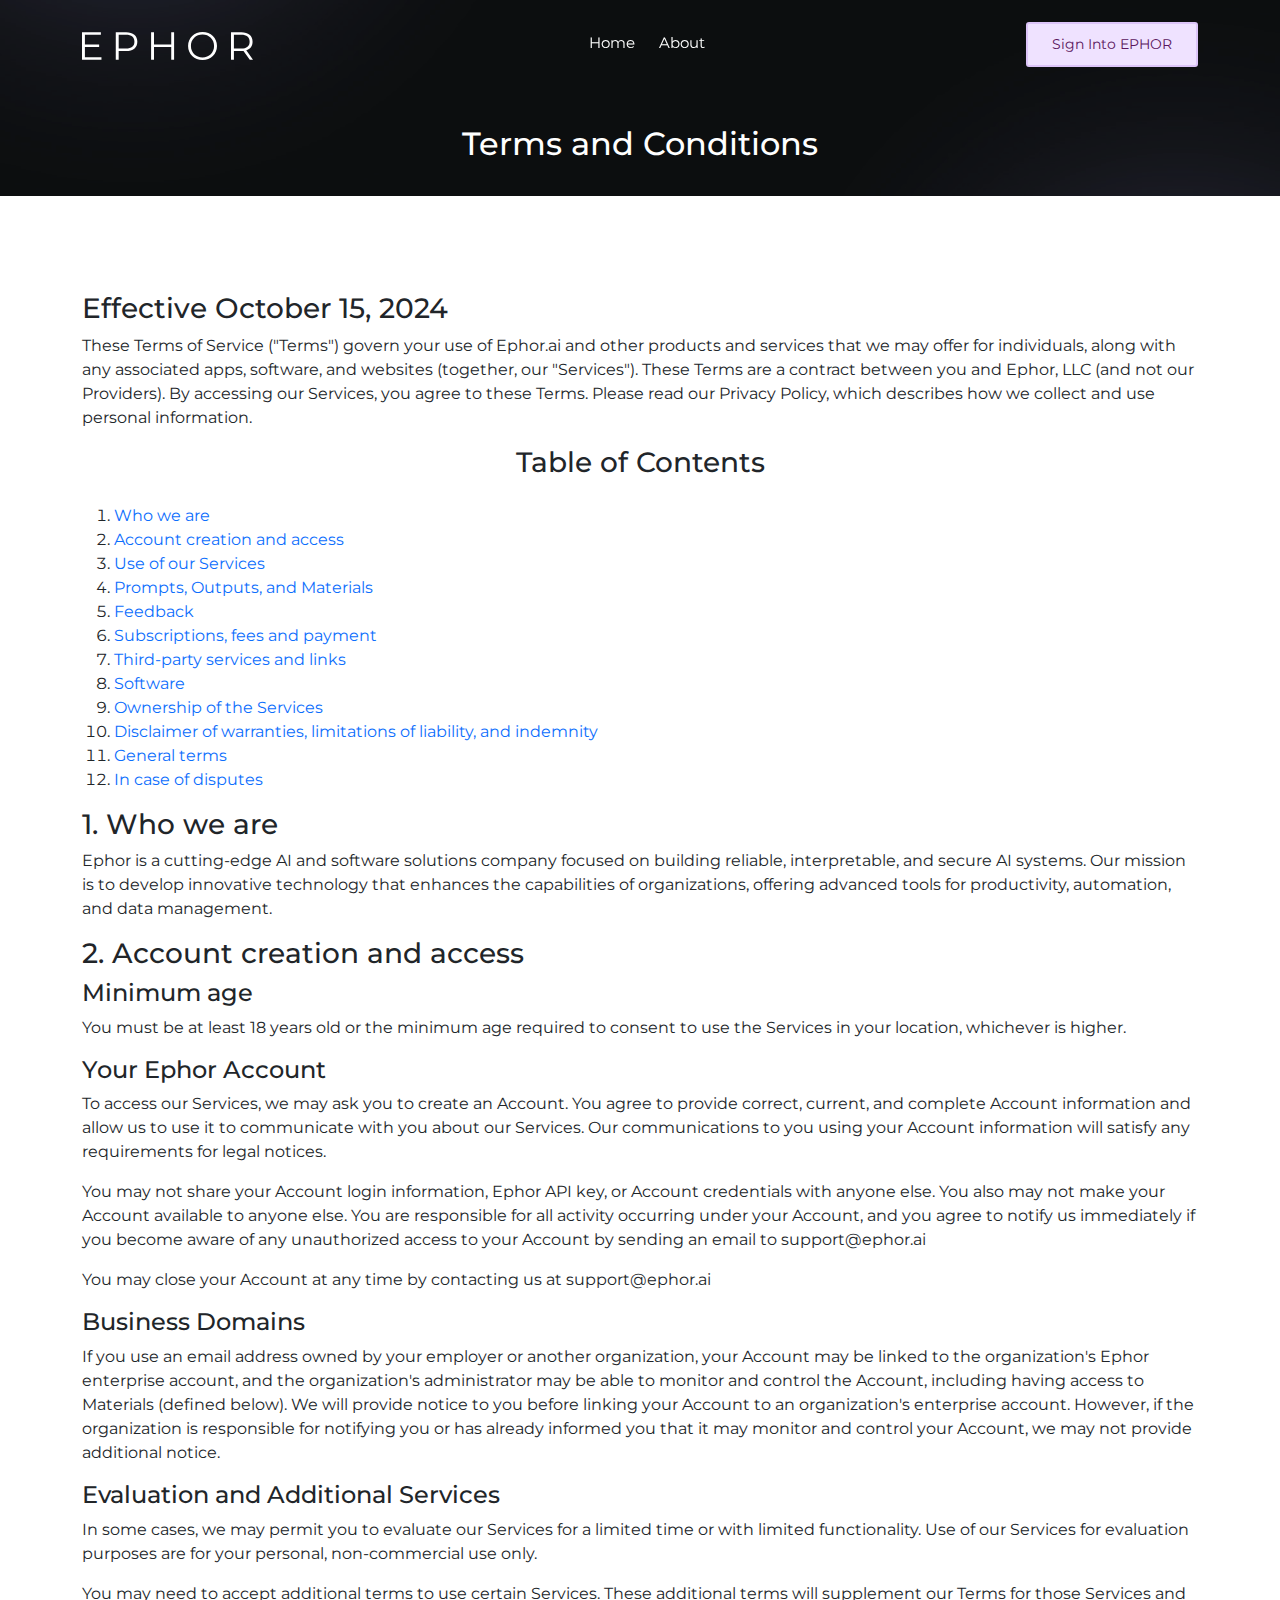
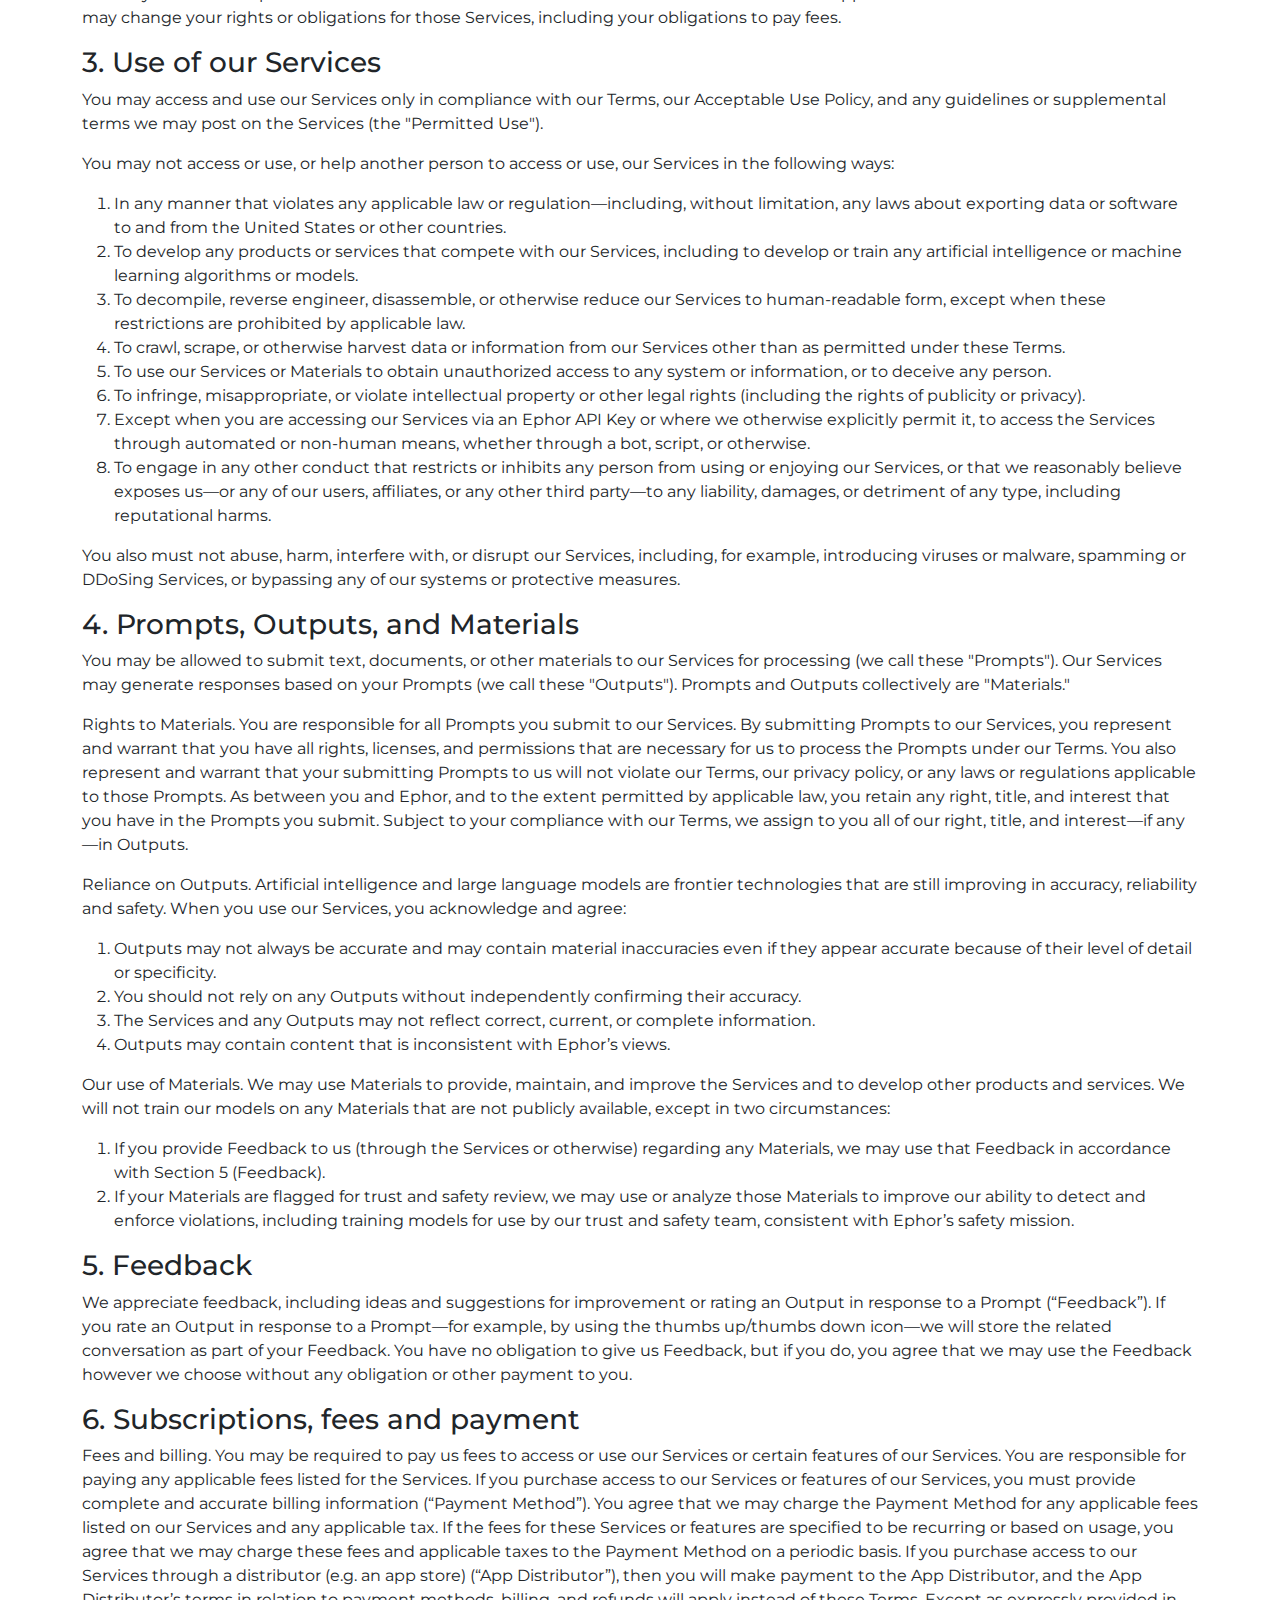
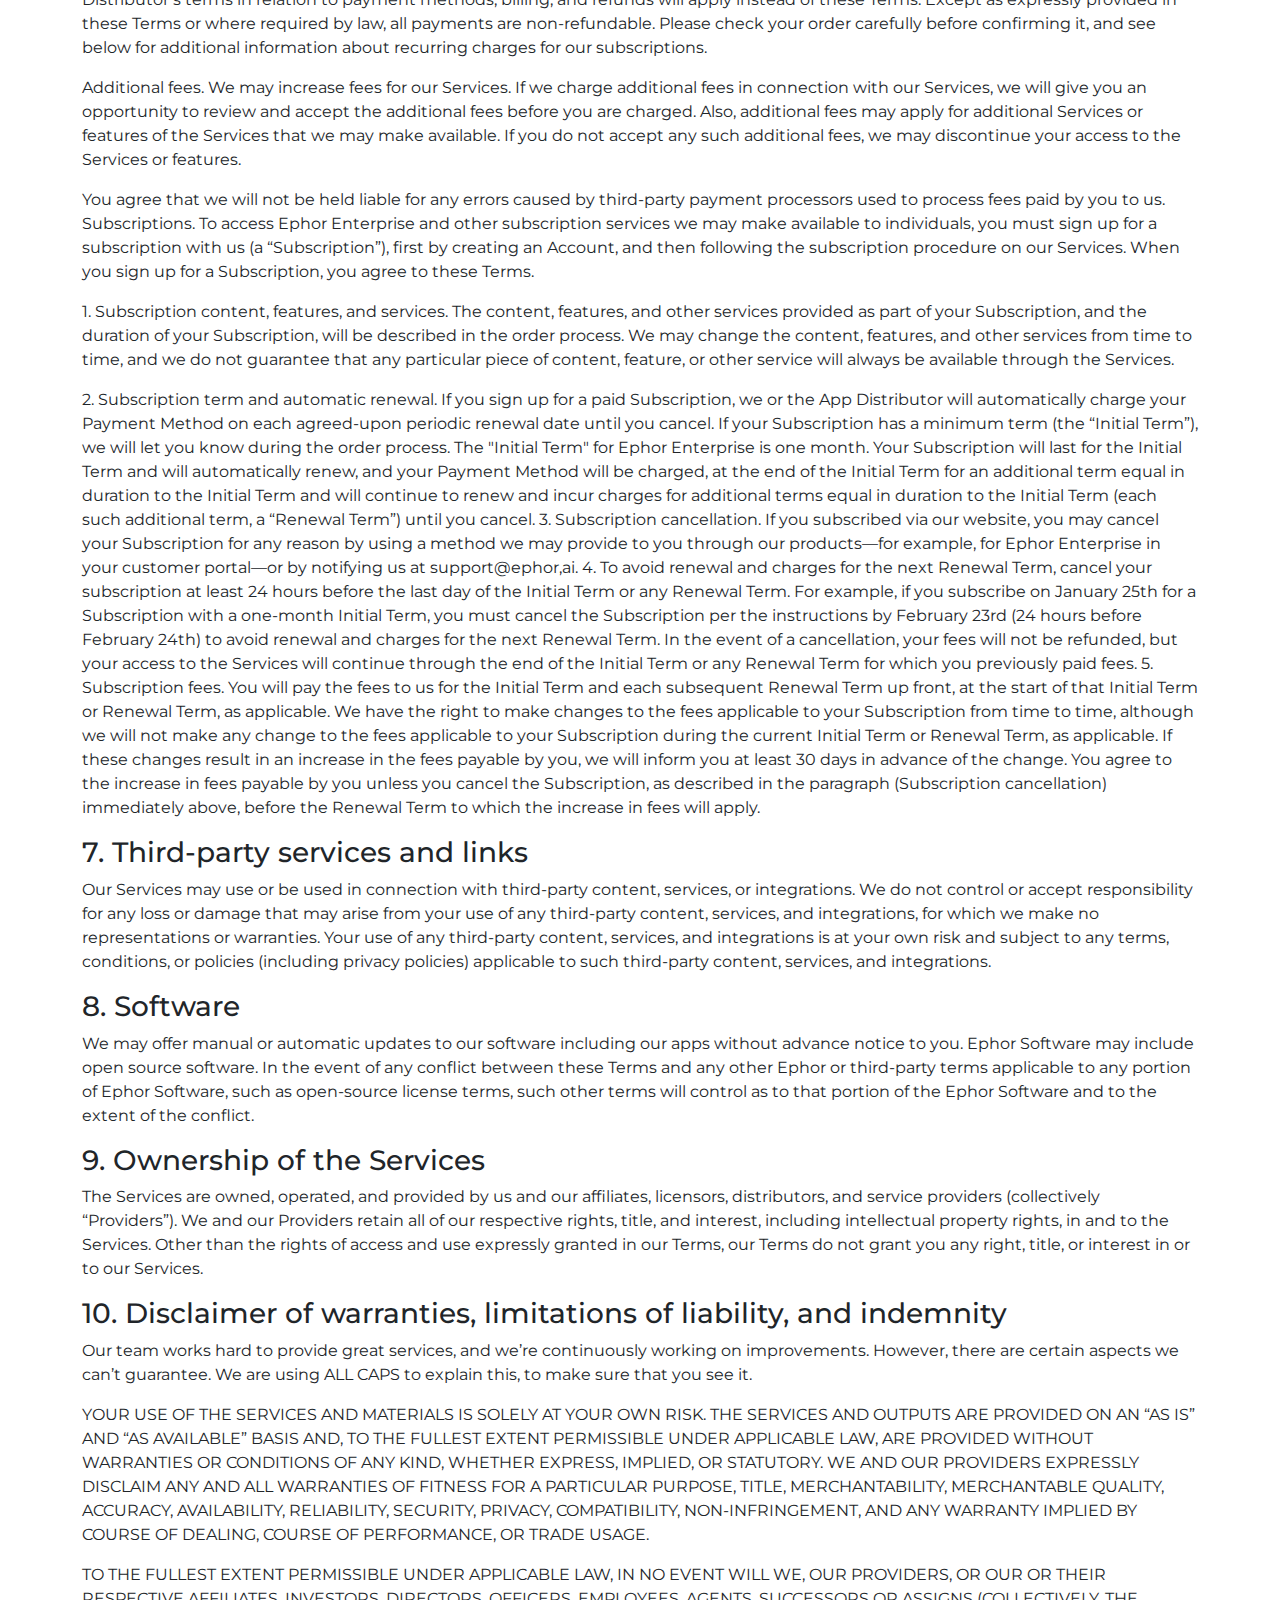
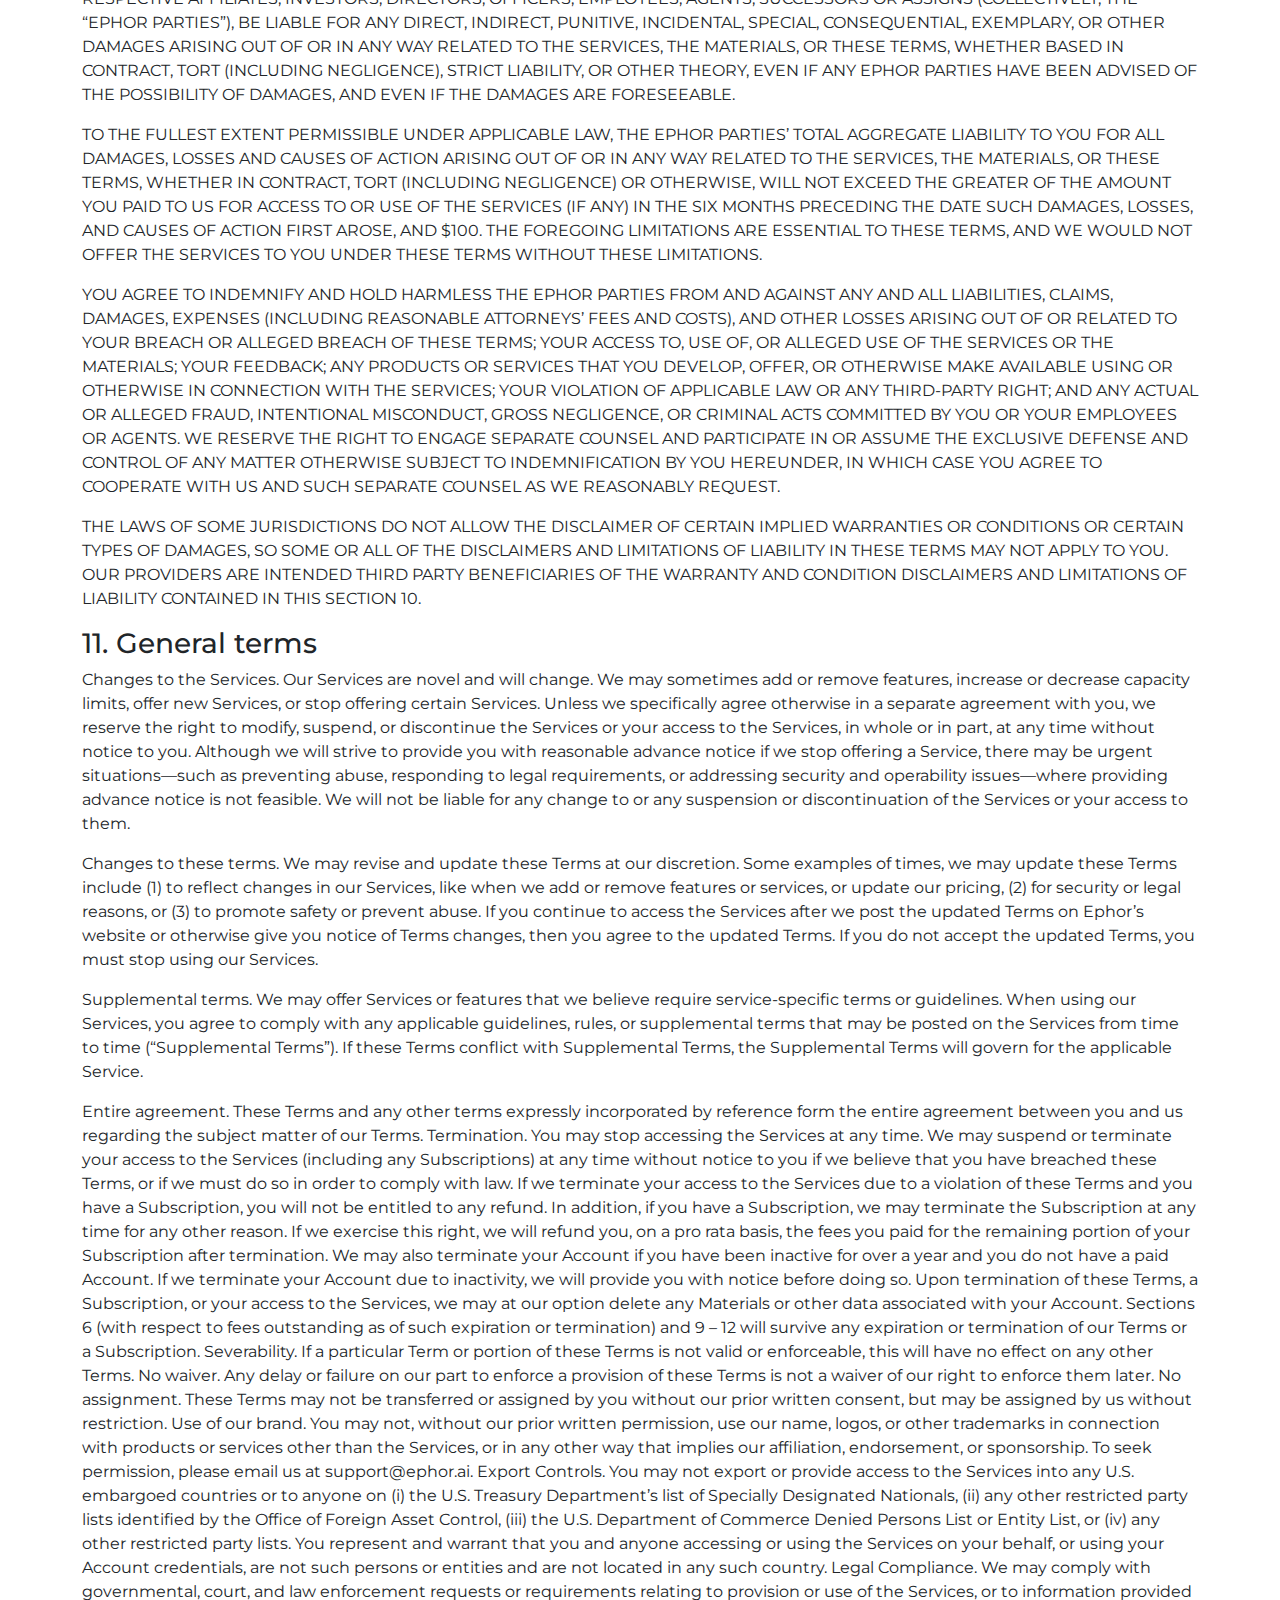
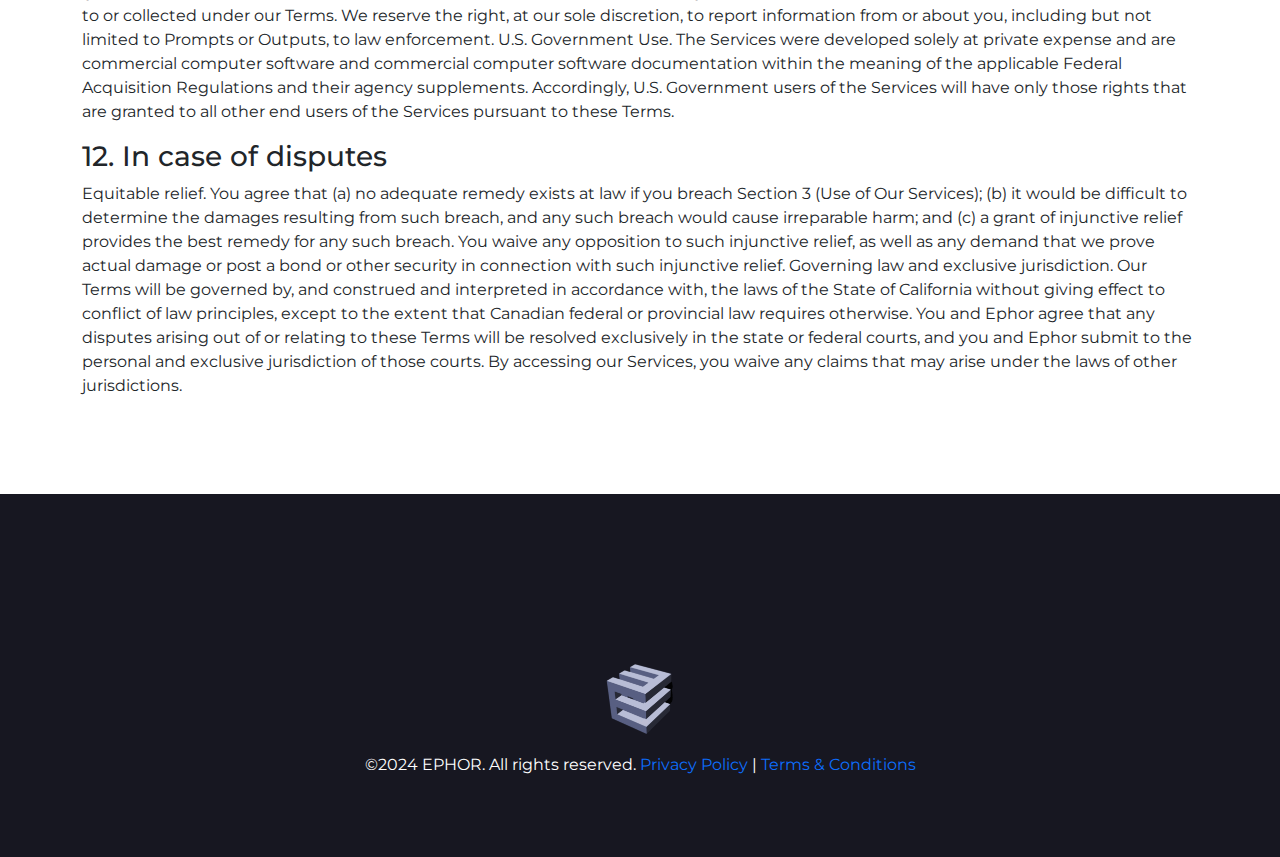
<file: ephor-terms-conditions.html>
<!DOCTYPE html>
<html lang="en">

<head>
    <meta charset="UTF-8">
    <meta name="viewport" content="width=device-width, initial-scale=1">
    <meta name="description" content="" />
    <meta name="keywords" content="" />
    <meta name="author" content="Webonzer" />

    <!-- Site Title -->
    <title>E P H O R - Intelligent Collaboration</title>

    <!-- Site favicon -->
    <link rel="shortcut icon" href="images/favicon.svg">

    <!-- Bootstrap core CSS -->
    <link rel="stylesheet" href="css/bootstrap.min.css" type="text/css">

    <!-- MFP Css -->
    <link rel="stylesheet" href="css/magnific-popup.css">

    <!-- Material Icon -->
    <link rel="stylesheet" type="text/css" href="css/materialdesignicons.min.css" />

    <!-- Pe7 Icon -->
    <link rel="stylesheet" type="text/css" href="css/pe-icon-7.css">

    <!-- Owl Slider -->
    <link rel="stylesheet" href="css/owl.carousel.css" />
    <link rel="stylesheet" href="css/owl.theme.css" />
    <link rel="stylesheet" href="css/owl.transitions.css" />

    <!-- Custom  Css -->
    <link rel="stylesheet" type="text/css" href="css/style.css" />
</head>

<body>

    <!-- Navbar Start -->
    <nav class="navbar navbar-expand-lg fixed-top custom-nav sticky">
        <div class="container">
            <!-- LOGO -->
            <a class="logo navbar-brand" href="index.html">
                <img src="images/logos/ephor.svg" alt="" class="img-fluid logo-light">
                <img src="images/logos/ephor-dk.svg" alt="" class="img-fluid logo-dark">
            </a>
            <button class="navbar-toggler" type="button" data-bs-toggle="collapse" data-bs-target="#navbarNav" aria-controls="navbarNav" aria-expanded="false" aria-label="Toggle navigation">
                <span class="mdi mdi-menu"></span>
            </button>
            <div class="collapse navbar-collapse" id="navbarNav">
                <ul class="navbar-nav mx-auto navbar-center" id="main_nav">
                    <li class="nav-item">
                        <a href="index.html" class="nav-link">Home</a>
                    </li>
                    <li class="nav-item">
                        <a href="index.html" class="nav-link">About</a>
                    </li>
                </ul>
                <a href="https://app.ephor.ai" class="btn btn-sm btn-custom navbar-btn">Sign Into EPHOR</a>
            </div>
        </div>
    </nav>
    <!-- Navbar End -->

    <div data-bs-spy="scroll" data-bs-target="#main_nav" data-bs-offset="71" class="scrollspy-example" data-bs-smooth-scroll="true">

        <!--Start Home-->
        <section class="home-bg-img-sm" id="home">
            <div class="bg-overlay"></div>
            <div class="home-table">
                <div class="home-table-center">
                    <div class="container z-1">
                        <div class="row">
                            <div class="col-lg-12">
                                <div class="text-white text-center">
                                    <h2 class="mx-auto">Terms and Conditions</h2>
                                </div>
                            </div>
                        </div>
                    </div>
                </div>
            </div>
        </section>
        <!--End Home-->

        <section class="section mt-5 pt-5">
        <div class="container">
            <div class="row">
                <div class="col-lg-12">
                    <div class="terms-content">
                        <h3>Effective October 15, 2024</h3>

                        <p>These Terms of Service ("Terms") govern your use of Ephor.ai and other products and services that we may offer for individuals, along with any associated apps, software, and websites (together, our "Services"). These Terms are a contract between you and Ephor, LLC (and not our Providers). By accessing our Services, you agree to these Terms. Please read our Privacy Policy, which describes how we collect and use personal information.</p>

                        <h3 class="text-center mb-4">Table of Contents</h3>
                        <ol>
                            <li><a href="#who-we-are">Who we are</a></li>
                            <li><a href="#account-creation">Account creation and access</a></li>
                            <li><a href="#use-of-services">Use of our Services</a></li>
                            <li><a href="#prompts-outputs">Prompts, Outputs, and Materials</a></li>
                            <li><a href="#feedback">Feedback</a></li>
                            <li><a href="#subscriptions">Subscriptions, fees and payment</a></li>
                            <li><a href="#third-party">Third-party services and links</a></li>
                            <li><a href="#software">Software</a></li>
                            <li><a href="#ownership">Ownership of the Services</a></li>
                            <li><a href="#disclaimer">Disclaimer of warranties, limitations of liability, and indemnity</a></li>
                            <li><a href="#general-terms">General terms</a></li>
                            <li><a href="#disputes">In case of disputes</a></li>
                        </ol>

                        <h3 id="who-we-are">1. Who we are</h3>
                        <p>Ephor is a cutting-edge AI and software solutions company focused on building reliable, interpretable, and secure AI systems. Our mission is to develop innovative technology that enhances the capabilities of organizations, offering advanced tools for productivity, automation, and data management.</p>

                        <h3 id="account-creation">2. Account creation and access</h3>
                        <h4>Minimum age</h4>
                        <p>You must be at least 18 years old or the minimum age required to consent to use the Services in your location, whichever is higher.</p>

                        <h4>Your Ephor Account</h4>
                        <p>To access our Services, we may ask you to create an Account. You agree to provide correct, current, and complete Account information and allow us to use it to communicate with you about our Services. Our communications to you using your Account information will satisfy any requirements for legal notices.</p>
                        
                        <p>You may not share your Account login information, Ephor API key, or Account credentials with anyone else. You also may not make your Account available to anyone else. You are responsible for all activity occurring under your Account, and you agree to notify us immediately if you become aware of any unauthorized access to your Account by sending an email to support@ephor.ai</p>
                        
                        <p>You may close your Account at any time by contacting us at support@ephor.ai</p>

                        <h4>Business Domains</h4>
                        <p>If you use an email address owned by your employer or another organization, your Account may be linked to the organization's Ephor enterprise account, and the organization's administrator may be able to monitor and control the Account, including having access to Materials (defined below). We will provide notice to you before linking your Account to an organization's enterprise account. However, if the organization is responsible for notifying you or has already informed you that it may monitor and control your Account, we may not provide additional notice.</p>

                        <h4>Evaluation and Additional Services</h4>
                        <p>In some cases, we may permit you to evaluate our Services for a limited time or with limited functionality. Use of our Services for evaluation purposes are for your personal, non-commercial use only.</p>
                        
                        <p>You may need to accept additional terms to use certain Services. These additional terms will supplement our Terms for those Services and may change your rights or obligations for those Services, including your obligations to pay fees.</p>

                        <h3 id="use-of-services">3. Use of our Services</h3>
                        <p>You may access and use our Services only in compliance with our Terms, our Acceptable Use Policy, and any guidelines or supplemental terms we may post on the Services (the "Permitted Use").</p>

                        <p>You may not access or use, or help another person to access or use, our Services in the following ways:</p>
                        <ol>
                            <li>In any manner that violates any applicable law or regulation—including, without limitation, any laws about exporting data or software to and from the United States or other countries.</li>
                            <li>To develop any products or services that compete with our Services, including to develop or train any artificial intelligence or machine learning algorithms or models.</li>
                            <li>To decompile, reverse engineer, disassemble, or otherwise reduce our Services to human-readable form, except when these restrictions are prohibited by applicable law.</li>
                            <li>To crawl, scrape, or otherwise harvest data or information from our Services other than as permitted under these Terms.</li>
                            <li>To use our Services or Materials to obtain unauthorized access to any system or information, or to deceive any person.</li>
                            <li>To infringe, misappropriate, or violate intellectual property or other legal rights (including the rights of publicity or privacy).</li>
                            <li>Except when you are accessing our Services via an Ephor API Key or where we otherwise explicitly permit it, to access the Services through automated or non-human means, whether through a bot, script, or otherwise.</li>
                            <li>To engage in any other conduct that restricts or inhibits any person from using or enjoying our Services, or that we reasonably believe exposes us—or any of our users, affiliates, or any other third party—to any liability, damages, or detriment of any type, including reputational harms.</li>
                        </ol>

                        <p>You also must not abuse, harm, interfere with, or disrupt our Services, including, for example, introducing viruses or malware, spamming or DDoSing Services, or bypassing any of our systems or protective measures.</p>

                        <h3 id="prompts-outputs">4. Prompts, Outputs, and Materials</h3>
                        <p>You may be allowed to submit text, documents, or other materials to our Services for processing (we call these "Prompts"). Our Services may generate responses based on your Prompts (we call these "Outputs"). Prompts and Outputs collectively are "Materials."</p>

                        <p>Rights to Materials. You are responsible for all Prompts you submit to our Services. By submitting Prompts to our Services, you represent and warrant that you have all rights, licenses, and permissions that are necessary for us to process the Prompts under our Terms. You also represent and warrant that your submitting Prompts to us will not violate our Terms, our privacy policy, or any laws or regulations applicable to those Prompts. As between you and Ephor, and to the extent permitted by applicable law, you retain any right, title, and interest that you have in the Prompts you submit. Subject to your compliance with our Terms, we assign to you all of our right, title, and interest—if any—in Outputs.</p>

                        <p>Reliance on Outputs. Artificial intelligence and large language models are frontier technologies that are still improving in accuracy, reliability and safety. When you use our Services, you acknowledge and agree:</p>
                        <ol>
                            <li>Outputs may not always be accurate and may contain material inaccuracies even if they appear accurate because of their level of detail or specificity.</li>
                            <li>You should not rely on any Outputs without independently confirming their accuracy.</li>
                            <li>The Services and any Outputs may not reflect correct, current, or complete information.</li>
                            <li>Outputs may contain content that is inconsistent with Ephor’s views.</li>
                        </ol>

                        <p>Our use of Materials. We may use Materials to provide, maintain, and improve the Services and to develop other products and services. We will not train our models on any Materials that are not publicly available, except in two circumstances:</p>
                        <ol>
                            <li>If you provide Feedback to us (through the Services or otherwise) regarding any Materials, we may use that Feedback in accordance with Section 5 (Feedback).</li>
                            <li>If your Materials are flagged for trust and safety review, we may use or analyze those Materials to improve our ability to detect and enforce violations, including training models for use by our trust and safety team, consistent with Ephor’s safety mission.</li>
                        </ol>

                        <h3 id="feedback">5. Feedback</h3>
                        <p>We appreciate feedback, including ideas and suggestions for improvement or rating an Output in response to a Prompt (“Feedback”). If you rate an Output in response to a Prompt—for example, by using the thumbs up/thumbs down icon—we will store the related conversation as part of your Feedback. You have no obligation to give us Feedback, but if you do, you agree that we may use the Feedback however we choose without any obligation or other payment to you.</p>

                        <h3 id="subscriptions">6. Subscriptions, fees and payment</h3>
                        <p>Fees and billing. You may be required to pay us fees to access or use our Services or certain features of our Services. You are responsible for paying any applicable fees listed for the Services. If you purchase access to our Services or features of our Services, you must provide complete and accurate billing information (“Payment Method”). You agree that we may charge the Payment Method for any applicable fees listed on our Services and any applicable tax. If the fees for these Services or features are specified to be recurring or based on usage, you agree that we may charge these fees and applicable taxes to the Payment Method on a periodic basis. If you purchase access to our Services through a distributor (e.g. an app store) (“App Distributor”), then you will make payment to the App Distributor, and the App Distributor’s terms in relation to payment methods, billing, and refunds will apply instead of these Terms. Except as expressly provided in these Terms or where required by law, all payments are non-refundable. Please check your order carefully before confirming it, and see below for additional information about recurring charges for our subscriptions.</p>

                        <p>Additional fees. We may increase fees for our Services. If we charge additional fees in connection with our Services, we will give you an opportunity to review and accept the additional fees before you are charged. Also, additional fees may apply for additional Services or features of the Services that we may make available. If you do not accept any such additional fees, we may discontinue your access to the Services or features.</p>

                        <p>You agree that we will not be held liable for any errors caused by third-party payment processors used to process fees paid by you to us. Subscriptions. To access Ephor Enterprise and other subscription services we may make available to individuals, you must sign up for a subscription with us (a “Subscription”), first by creating an Account, and then following the subscription procedure on our Services. When you sign up for a Subscription, you agree to these Terms.</p>

                        <p>1. Subscription content, features, and services. The content, features, and other services provided as part of your Subscription, and the duration of your Subscription, will be described in the order process. We may change the content, features, and other services from time to time, and we do not guarantee that any particular piece of content, feature, or other service will always be available through the Services.</p>

                        <p>2. Subscription term and automatic renewal. If you sign up for a paid Subscription, we or the App Distributor will automatically charge your Payment Method on each agreed-upon periodic renewal date until you cancel. If your Subscription has a minimum term (the “Initial Term”), we will let you know during the order process. The "Initial Term" for Ephor Enterprise is one month. Your Subscription will last for the Initial Term and will automatically renew, and your Payment Method will be charged, at the end of the Initial Term for an additional term equal in duration to the Initial Term and will continue to renew and incur charges for additional terms equal in duration to the Initial Term (each such additional term, a “Renewal Term”) until you cancel. 3. Subscription cancellation. If you subscribed via our website, you may cancel your Subscription for any reason by using a method we may provide to you through our products—for example, for Ephor Enterprise in your customer portal—or by notifying us at support@ephor,ai. 4. To avoid renewal and charges for the next Renewal Term, cancel your subscription at least 24 hours before the last day of the Initial Term or any Renewal Term. For example, if you subscribe on January 25th for a Subscription with a one-month Initial Term, you must cancel the Subscription per the instructions by February 23rd (24 hours before February 24th) to avoid renewal and charges for the next Renewal Term. In the event of a cancellation, your fees will not be refunded, but your access to the Services will continue through the end of the Initial Term or any Renewal Term for which you previously paid fees. 5. Subscription fees. You will pay the fees to us for the Initial Term and each subsequent Renewal Term up front, at the start of that Initial Term or Renewal Term, as applicable. We have the right to make changes to the fees applicable to your Subscription from time to time, although we will not make any change to the fees applicable to your Subscription during the current Initial Term or Renewal Term, as applicable. If these changes result in an increase in the fees payable by you, we will inform you at least 30 days in advance of the change. You agree to the increase in fees payable by you unless you cancel the Subscription, as described in the paragraph (Subscription cancellation) immediately above, before the Renewal Term to which the increase in fees will apply.</p>

                        <h3 id="third-party">7. Third-party services and links</h3>
                        <p>Our Services may use or be used in connection with third-party content, services, or integrations. We do not control or accept responsibility for any loss or damage that may arise from your use of any third-party content, services, and integrations, for which we make no representations or warranties. Your use of any third-party content, services, and integrations is at your own risk and subject to any terms, conditions, or policies (including privacy policies) applicable to such third-party content, services, and integrations.</p>

                        <h3 id="software">8. Software</h3>
                        <p>We may offer manual or automatic updates to our software including our apps without advance notice to you. Ephor Software may include open source software. In the event of any conflict between these Terms and any other Ephor or third-party terms applicable to any portion of Ephor Software, such as open-source license terms, such other terms will control as to that portion of the Ephor Software and to the extent of the conflict.</p>

                        <h3 id="ownership">9. Ownership of the Services</h3>
                        <p>The Services are owned, operated, and provided by us and our affiliates, licensors, distributors, and service providers (collectively “Providers”). We and our Providers retain all of our respective rights, title, and interest, including intellectual property rights, in and to the Services. Other than the rights of access and use expressly granted in our Terms, our Terms do not grant you any right, title, or interest in or to our Services.</p>

                        <h3 id="disclaimer">10. Disclaimer of warranties, limitations of liability, and indemnity</h3>
                        <p>Our team works hard to provide great services, and we’re continuously working on improvements. However, there are certain aspects we can’t guarantee. We are using ALL CAPS to explain this, to make sure that you see it.</p>

                        <p>YOUR USE OF THE SERVICES AND MATERIALS IS SOLELY AT YOUR OWN RISK. THE SERVICES AND OUTPUTS ARE PROVIDED ON AN “AS IS” AND “AS AVAILABLE” BASIS AND, TO THE FULLEST EXTENT PERMISSIBLE UNDER APPLICABLE LAW, ARE PROVIDED WITHOUT WARRANTIES OR CONDITIONS OF ANY KIND, WHETHER EXPRESS, IMPLIED, OR STATUTORY. WE AND OUR PROVIDERS EXPRESSLY DISCLAIM ANY AND ALL WARRANTIES OF FITNESS FOR A PARTICULAR PURPOSE, TITLE, MERCHANTABILITY, MERCHANTABLE QUALITY, ACCURACY, AVAILABILITY, RELIABILITY, SECURITY, PRIVACY, COMPATIBILITY, NON-INFRINGEMENT, AND ANY WARRANTY IMPLIED BY COURSE OF DEALING, COURSE OF PERFORMANCE, OR TRADE USAGE.</p>

                        <p>TO THE FULLEST EXTENT PERMISSIBLE UNDER APPLICABLE LAW, IN NO EVENT WILL WE, OUR PROVIDERS, OR OUR OR THEIR RESPECTIVE AFFILIATES, INVESTORS, DIRECTORS, OFFICERS, EMPLOYEES, AGENTS, SUCCESSORS OR ASSIGNS (COLLECTIVELY, THE “EPHOR PARTIES”), BE LIABLE FOR ANY DIRECT, INDIRECT, PUNITIVE, INCIDENTAL, SPECIAL, CONSEQUENTIAL, EXEMPLARY, OR OTHER DAMAGES ARISING OUT OF OR IN ANY WAY RELATED TO THE SERVICES, THE MATERIALS, OR THESE TERMS, WHETHER BASED IN CONTRACT, TORT (INCLUDING NEGLIGENCE), STRICT LIABILITY, OR OTHER THEORY, EVEN IF ANY EPHOR PARTIES HAVE BEEN ADVISED OF THE POSSIBILITY OF DAMAGES, AND EVEN IF THE DAMAGES ARE FORESEEABLE.</p>

                        <p>TO THE FULLEST EXTENT PERMISSIBLE UNDER APPLICABLE LAW, THE EPHOR PARTIES’ TOTAL AGGREGATE LIABILITY TO YOU FOR ALL DAMAGES, LOSSES AND CAUSES OF ACTION ARISING OUT OF OR IN ANY WAY RELATED TO THE SERVICES, THE MATERIALS, OR THESE TERMS, WHETHER IN CONTRACT, TORT (INCLUDING NEGLIGENCE) OR OTHERWISE, WILL NOT EXCEED THE GREATER OF THE AMOUNT YOU PAID TO US FOR ACCESS TO OR USE OF THE SERVICES (IF ANY) IN THE SIX MONTHS PRECEDING THE DATE SUCH DAMAGES, LOSSES, AND CAUSES OF ACTION FIRST AROSE, AND $100. THE FOREGOING LIMITATIONS ARE ESSENTIAL TO THESE TERMS, AND WE WOULD NOT OFFER THE SERVICES TO YOU UNDER THESE TERMS WITHOUT THESE LIMITATIONS.</p>

                        <p>YOU AGREE TO INDEMNIFY AND HOLD HARMLESS THE EPHOR PARTIES FROM AND AGAINST ANY AND ALL LIABILITIES, CLAIMS, DAMAGES, EXPENSES (INCLUDING REASONABLE ATTORNEYS’ FEES AND COSTS), AND OTHER LOSSES ARISING OUT OF OR RELATED TO YOUR BREACH OR ALLEGED BREACH OF THESE TERMS; YOUR ACCESS TO, USE OF, OR ALLEGED USE OF THE SERVICES OR THE MATERIALS; YOUR FEEDBACK; ANY PRODUCTS OR SERVICES THAT YOU DEVELOP, OFFER, OR OTHERWISE MAKE AVAILABLE USING OR OTHERWISE IN CONNECTION WITH THE SERVICES; YOUR VIOLATION OF APPLICABLE LAW OR ANY THIRD-PARTY RIGHT; AND ANY ACTUAL OR ALLEGED FRAUD, INTENTIONAL MISCONDUCT, GROSS NEGLIGENCE, OR CRIMINAL ACTS COMMITTED BY YOU OR YOUR EMPLOYEES OR AGENTS. WE RESERVE THE RIGHT TO ENGAGE SEPARATE COUNSEL AND PARTICIPATE IN OR ASSUME THE EXCLUSIVE DEFENSE AND CONTROL OF ANY MATTER OTHERWISE SUBJECT TO INDEMNIFICATION BY YOU HEREUNDER, IN WHICH CASE YOU AGREE TO COOPERATE WITH US AND SUCH SEPARATE COUNSEL AS WE REASONABLY REQUEST.</p>

                        <p>THE LAWS OF SOME JURISDICTIONS DO NOT ALLOW THE DISCLAIMER OF CERTAIN IMPLIED WARRANTIES OR CONDITIONS OR CERTAIN TYPES OF DAMAGES, SO SOME OR ALL OF THE DISCLAIMERS AND LIMITATIONS OF LIABILITY IN THESE TERMS MAY NOT APPLY TO YOU. OUR PROVIDERS ARE INTENDED THIRD PARTY BENEFICIARIES OF THE WARRANTY AND CONDITION DISCLAIMERS AND LIMITATIONS OF LIABILITY CONTAINED IN THIS SECTION 10.</p>

                        <h3 id="general-terms">11. General terms</h3>
                        <p>Changes to the Services. Our Services are novel and will change. We may sometimes add or remove features, increase or decrease capacity limits, offer new Services, or stop offering certain Services. Unless we specifically agree otherwise in a separate agreement with you, we reserve the right to modify, suspend, or discontinue the Services or your access to the Services, in whole or in part, at any time without notice to you. Although we will strive to provide you with reasonable advance notice if we stop offering a Service, there may be urgent situations—such as preventing abuse, responding to legal requirements, or addressing security and operability issues—where providing advance notice is not feasible. We will not be liable for any change to or any suspension or discontinuation of the Services or your access to them.</p>

                        <p>Changes to these terms. We may revise and update these Terms at our discretion. Some examples of times, we may update these Terms include (1) to reflect changes in our Services, like when we add or remove features or services, or update our pricing, (2) for security or legal reasons, or (3) to promote safety or prevent abuse. If you continue to access the Services after we post the updated Terms on Ephor’s website or otherwise give you notice of Terms changes, then you agree to the updated Terms. If you do not accept the updated Terms, you must stop using our Services.</p>

                        <p>Supplemental terms. We may offer Services or features that we believe require service-specific terms or guidelines. When using our Services, you agree to comply with any applicable guidelines, rules, or supplemental terms that may be posted on the Services from time to time (“Supplemental Terms”). If these Terms conflict with Supplemental Terms, the Supplemental Terms will govern for the applicable Service.</p>

                        <p>Entire agreement. These Terms and any other terms expressly incorporated by reference form the entire agreement between you and us regarding the subject matter of our Terms. Termination. You may stop accessing the Services at any time. We may suspend or terminate your access to the Services (including any Subscriptions) at any time without notice to you if we believe that you have breached these Terms, or if we must do so in order to comply with law. If we terminate your access to the Services due to a violation of these Terms and you have a Subscription, you will not be entitled to any refund. In addition, if you have a Subscription, we may terminate the Subscription at any time for any other reason. If we exercise this right, we will refund you, on a pro rata basis, the fees you paid for the remaining portion of your Subscription after termination. We may also terminate your Account if you have been inactive for over a year and you do not have a paid Account. If we terminate your Account due to inactivity, we will provide you with notice before doing so. Upon termination of these Terms, a Subscription, or your access to the Services, we may at our option delete any Materials or other data associated with your Account. Sections 6 (with respect to fees outstanding as of such expiration or termination) and 9 – 12 will survive any expiration or termination of our Terms or a Subscription. Severability. If a particular Term or portion of these Terms is not valid or enforceable, this will have no effect on any other Terms. No waiver. Any delay or failure on our part to enforce a provision of these Terms is not a waiver of our right to enforce them later. No assignment. These Terms may not be transferred or assigned by you without our prior written consent, but may be assigned by us without restriction. Use of our brand. You may not, without our prior written permission, use our name, logos, or other trademarks in connection with products or services other than the Services, or in any other way that implies our affiliation, endorsement, or sponsorship. To seek permission, please email us at support@ephor.ai. Export Controls. You may not export or provide access to the Services into any U.S. embargoed countries or to anyone on (i) the U.S. Treasury Department’s list of Specially Designated Nationals, (ii) any other restricted party lists identified by the Office of Foreign Asset Control, (iii) the U.S. Department of Commerce Denied Persons List or Entity List, or (iv) any other restricted party lists. You represent and warrant that you and anyone accessing or using the Services on your behalf, or using your Account credentials, are not such persons or entities and are not located in any such country. Legal Compliance. We may comply with governmental, court, and law enforcement requests or requirements relating to provision or use of the Services, or to information provided to or collected under our Terms. We reserve the right, at our sole discretion, to report information from or about you, including but not limited to Prompts or Outputs, to law enforcement. U.S. Government Use. The Services were developed solely at private expense and are commercial computer software and commercial computer software documentation within the meaning of the applicable Federal Acquisition Regulations and their agency supplements. Accordingly, U.S. Government users of the Services will have only those rights that are granted to all other end users of the Services pursuant to these Terms.</p>

                        <h3 id="disputes">12. In case of disputes</h3>
                        <p>Equitable relief. You agree that (a) no adequate remedy exists at law if you breach Section 3 (Use of Our Services); (b) it would be difficult to determine the damages resulting from such breach, and any such breach would cause irreparable harm; and (c) a grant of injunctive relief provides the best remedy for any such breach. You waive any opposition to such injunctive relief, as well as any demand that we prove actual damage or post a bond or other security in connection with such injunctive relief. Governing law and exclusive jurisdiction. Our Terms will be governed by, and construed and interpreted in accordance with, the laws of the State of California without giving effect to conflict of law principles, except to the extent that Canadian federal or provincial law requires otherwise. You and Ephor agree that any disputes arising out of or relating to these Terms will be resolved exclusively in the state or federal courts, and you and Ephor submit to the personal and exclusive jurisdiction of those courts. By accessing our Services, you waive any claims that may arise under the laws of other jurisdictions.</p>

                    </div>
                </div>
            </div>
        </div>
    </section>


        <!-- Start Contact/Footer -->
        <section class="section bg-contact-color" id="started">
            <div class="container">

                <div class="row pt-3">
                    <div class="col-lg-12">
                        <div class="text-center">
                            <img src="images/logos/ephor-e-animation.gif" class="img img-fluid mb-3" style="width: 75px;">
                            <p class="copy-rights mb-0">&copy;2024 EPHOR. All rights reserved. <a href="ephor-privacy-policy.html" target="_blank">Privacy Policy</a> | <a href="ephor-terms-conditions.html" target="_blank">Terms &amp; Conditions</a></p>
                        </div>
                    </div>
                </div>
            </div>
        </section>
        <!-- End Contact/Footer -->


    </div>

    <!-- Back To Top -->
    <a href="#" class="back_top"> <i class="pe-7s-angle-up"> </i> </a>

    <!-- Javascript -->
    <script src="js/jquery.min.js"></script>
    <script src="js/bootstrap.bundle.min.js"></script>

    <!-- Owl Js -->
    <script src="js/owl.carousel.min.js"></script>

    <!-- MFP JS -->
    <script src="js/jquery.magnific-popup.min.js"></script>

    <!-- Custom Js   -->
    <script src="js/custom.js"></script>
</body>

</html>
</file>
<file: css/pe-icon-7.css>
/*
*  Licensing: http://www.pixeden.com/icon-fonts/stroke-7-icon-font-set
*/
@font-face {
  font-family: 'Pe-icon-7-stroke';
  src: url('../fonts/Pe-icon-7-stroke.eot?d7yf1v');
  src: url('../fonts/Pe-icon-7-stroke.eot?#iefixd7yf1v') format('embedded-opentype'), url('../fonts/Pe-icon-7-stroke.woff?d7yf1v') format('woff'), url('../fonts/Pe-icon-7-stroke.ttf?d7yf1v') format('truetype'), url('../fonts/Pe-icon-7-stroke.svg?d7yf1v#Pe-icon-7-stroke') format('svg');
  font-weight: normal;
  font-style: normal; }

[class^="pe-7s-"], [class*=" pe-7s-"] {
  display: inline-block;
  font-family: 'Pe-icon-7-stroke';
  speak: none;
  font-style: normal;
  font-weight: normal;
  font-variant: normal;
  text-transform: none;
  line-height: 1;
  /* Better Font Rendering =========== */
  -webkit-font-smoothing: antialiased;
  -moz-osx-font-smoothing: grayscale; }

/* HELPER CLASS
 * -------------------------- */
/* FA based classes */
/*! Modified from font-awesome helper CSS classes - PIXEDEN
 *  Font Awesome 4.0.3 by @davegandy - http://fontawesome.io - @fontawesome
 *  License - http://fontawesome.io/license (CSS: MIT License)
 */
/* makes the font 33% larger relative to the icon container */
.pe-lg {
  font-size: 1.33em;
  line-height: 0.75em;
  vertical-align: -15%; }

.pe-2x {
  font-size: 2em; }

.pe-3x {
  font-size: 3em; }

.pe-4x {
  font-size: 4em; }

.pe-5x {
  font-size: 5em; }

.pe-fw {
  width: 1.28571em;
  text-align: center; }

.pe-ul {
  padding-left: 0;
  margin-left: 2.14286em;
  list-style-type: none; }
  .pe-ul > li {
    position: relative; }

.pe-li {
  position: absolute;
  left: -2.14286em;
  width: 2.14286em;
  top: 0.14286em;
  text-align: center; }
  .pe-li.pe-lg {
    left: -1.85714em; }

.pe-border {
  padding: .2em .25em .15em;
  border: solid 0.08em #eeeeee;
  border-radius: .1em; }

.pull-right {
  float: right; }

.pe.pull-left {
  float: left;
  margin-right: .3em;
  margin-left: .3em; }

.pe-spin {
  -webkit-animation: spin 2s infinite linear;
          animation: spin 2s infinite linear; }

@-webkit-keyframes spin {
  0% {
    -webkit-transform: rotate(0deg);
            transform: rotate(0deg); }

  100% {
    -webkit-transform: rotate(359deg);
            transform: rotate(359deg); } }

@keyframes spin {
  0% {
    -webkit-transform: rotate(0deg);
            transform: rotate(0deg); }

  100% {
    -webkit-transform: rotate(359deg);
            transform: rotate(359deg); } }

.pe-rotate-90 {
  filter: progid:DXImageTransform.Microsoft.BasicImage(rotation=1);
  -webkit-transform: rotate(90deg);
      -ms-transform: rotate(90deg);
          transform: rotate(90deg); }

.pe-rotate-180 {
  filter: progid:DXImageTransform.Microsoft.BasicImage(rotation=2);
  -webkit-transform: rotate(180deg);
      -ms-transform: rotate(180deg);
          transform: rotate(180deg); }

.pe-rotate-270 {
  filter: progid:DXImageTransform.Microsoft.BasicImage(rotation=3);
  -webkit-transform: rotate(270deg);
      -ms-transform: rotate(270deg);
          transform: rotate(270deg); }

.pe-flip-horizontal {
  filter: progid:DXImageTransform.Microsoft.BasicImage(rotation=0, mirror=1);
  -webkit-transform: scale(-1, 1);
      -ms-transform: scale(-1, 1);
          transform: scale(-1, 1); }

.pe-flip-vertical {
  filter: progid:DXImageTransform.Microsoft.BasicImage(rotation=2, mirror=1);
  -webkit-transform: scale(1, -1);
      -ms-transform: scale(1, -1);
          transform: scale(1, -1); }

.pe-stack {
  position: relative;
  display: inline-block;
  width: 2em;
  height: 2em;
  line-height: 2em;
  vertical-align: middle; }

.pe-stack-1x, .pe-stack-2x {
  position: absolute;
  left: 0;
  width: 100%;
  text-align: center; }

.pe-stack-1x {
  line-height: inherit; }

.pe-stack-2x {
  font-size: 2em; }

.pe-inverse {
  color: #ffffff; }

/* Custom classes / mods - PIXEDEN */
.pe-va {
  vertical-align: middle; }

.pe-border {
  border: solid 0.08em #eaeaea; }

.pe-7s-album:before {
  content: "\e6aa"; }

.pe-7s-arc:before {
  content: "\e6ab"; }

.pe-7s-back-2:before {
  content: "\e6ac"; }

.pe-7s-bandaid:before {
  content: "\e6ad"; }

.pe-7s-car:before {
  content: "\e6ae"; }

.pe-7s-diamond:before {
  content: "\e6af"; }

.pe-7s-door-lock:before {
  content: "\e6b0"; }

.pe-7s-eyedropper:before {
  content: "\e6b1"; }

.pe-7s-female:before {
  content: "\e6b2"; }

.pe-7s-gym:before {
  content: "\e6b3"; }

.pe-7s-hammer:before {
  content: "\e6b4"; }

.pe-7s-headphones:before {
  content: "\e6b5"; }

.pe-7s-helm:before {
  content: "\e6b6"; }

.pe-7s-hourglass:before {
  content: "\e6b7"; }

.pe-7s-leaf:before {
  content: "\e6b8"; }

.pe-7s-magic-wand:before {
  content: "\e6b9"; }

.pe-7s-male:before {
  content: "\e6ba"; }

.pe-7s-map-2:before {
  content: "\e6bb"; }

.pe-7s-next-2:before {
  content: "\e6bc"; }

.pe-7s-paint-bucket:before {
  content: "\e6bd"; }

.pe-7s-pendrive:before {
  content: "\e6be"; }

.pe-7s-photo:before {
  content: "\e6bf"; }

.pe-7s-piggy:before {
  content: "\e6c0"; }

.pe-7s-plugin:before {
  content: "\e6c1"; }

.pe-7s-refresh-2:before {
  content: "\e6c2"; }

.pe-7s-rocket:before {
  content: "\e6c3"; }

.pe-7s-settings:before {
  content: "\e6c4"; }

.pe-7s-shield:before {
  content: "\e6c5"; }

.pe-7s-smile:before {
  content: "\e6c6"; }

.pe-7s-usb:before {
  content: "\e6c7"; }

.pe-7s-vector:before {
  content: "\e6c8"; }

.pe-7s-wine:before {
  content: "\e6c9"; }

.pe-7s-cloud-upload:before {
  content: "\e68a"; }

.pe-7s-cash:before {
  content: "\e68c"; }

.pe-7s-close:before {
  content: "\e680"; }

.pe-7s-bluetooth:before {
  content: "\e68d"; }

.pe-7s-cloud-download:before {
  content: "\e68b"; }

.pe-7s-way:before {
  content: "\e68e"; }

.pe-7s-close-circle:before {
  content: "\e681"; }

.pe-7s-id:before {
  content: "\e68f"; }

.pe-7s-angle-up:before {
  content: "\e682"; }

.pe-7s-wristwatch:before {
  content: "\e690"; }

.pe-7s-angle-up-circle:before {
  content: "\e683"; }

.pe-7s-world:before {
  content: "\e691"; }

.pe-7s-angle-right:before {
  content: "\e684"; }

.pe-7s-volume:before {
  content: "\e692"; }

.pe-7s-angle-right-circle:before {
  content: "\e685"; }

.pe-7s-users:before {
  content: "\e693"; }

.pe-7s-angle-left:before {
  content: "\e686"; }

.pe-7s-user-female:before {
  content: "\e694"; }

.pe-7s-angle-left-circle:before {
  content: "\e687"; }

.pe-7s-up-arrow:before {
  content: "\e695"; }

.pe-7s-angle-down:before {
  content: "\e688"; }

.pe-7s-switch:before {
  content: "\e696"; }

.pe-7s-angle-down-circle:before {
  content: "\e689"; }

.pe-7s-scissors:before {
  content: "\e697"; }

.pe-7s-wallet:before {
  content: "\e600"; }

.pe-7s-safe:before {
  content: "\e698"; }

.pe-7s-volume2:before {
  content: "\e601"; }

.pe-7s-volume1:before {
  content: "\e602"; }

.pe-7s-voicemail:before {
  content: "\e603"; }

.pe-7s-video:before {
  content: "\e604"; }

.pe-7s-user:before {
  content: "\e605"; }

.pe-7s-upload:before {
  content: "\e606"; }

.pe-7s-unlock:before {
  content: "\e607"; }

.pe-7s-umbrella:before {
  content: "\e608"; }

.pe-7s-trash:before {
  content: "\e609"; }

.pe-7s-tools:before {
  content: "\e60a"; }

.pe-7s-timer:before {
  content: "\e60b"; }

.pe-7s-ticket:before {
  content: "\e60c"; }

.pe-7s-target:before {
  content: "\e60d"; }

.pe-7s-sun:before {
  content: "\e60e"; }

.pe-7s-study:before {
  content: "\e60f"; }

.pe-7s-stopwatch:before {
  content: "\e610"; }

.pe-7s-star:before {
  content: "\e611"; }

.pe-7s-speaker:before {
  content: "\e612"; }

.pe-7s-signal:before {
  content: "\e613"; }

.pe-7s-shuffle:before {
  content: "\e614"; }

.pe-7s-shopbag:before {
  content: "\e615"; }

.pe-7s-share:before {
  content: "\e616"; }

.pe-7s-server:before {
  content: "\e617"; }

.pe-7s-search:before {
  content: "\e618"; }

.pe-7s-film:before {
  content: "\e6a5"; }

.pe-7s-science:before {
  content: "\e619"; }

.pe-7s-disk:before {
  content: "\e6a6"; }

.pe-7s-ribbon:before {
  content: "\e61a"; }

.pe-7s-repeat:before {
  content: "\e61b"; }

.pe-7s-refresh:before {
  content: "\e61c"; }

.pe-7s-add-user:before {
  content: "\e6a9"; }

.pe-7s-refresh-cloud:before {
  content: "\e61d"; }

.pe-7s-paperclip:before {
  content: "\e69c"; }

.pe-7s-radio:before {
  content: "\e61e"; }

.pe-7s-note2:before {
  content: "\e69d"; }

.pe-7s-print:before {
  content: "\e61f"; }

.pe-7s-network:before {
  content: "\e69e"; }

.pe-7s-prev:before {
  content: "\e620"; }

.pe-7s-mute:before {
  content: "\e69f"; }

.pe-7s-power:before {
  content: "\e621"; }

.pe-7s-medal:before {
  content: "\e6a0"; }

.pe-7s-portfolio:before {
  content: "\e622"; }

.pe-7s-like2:before {
  content: "\e6a1"; }

.pe-7s-plus:before {
  content: "\e623"; }

.pe-7s-left-arrow:before {
  content: "\e6a2"; }

.pe-7s-play:before {
  content: "\e624"; }

.pe-7s-key:before {
  content: "\e6a3"; }

.pe-7s-plane:before {
  content: "\e625"; }

.pe-7s-joy:before {
  content: "\e6a4"; }

.pe-7s-photo-gallery:before {
  content: "\e626"; }

.pe-7s-pin:before {
  content: "\e69b"; }

.pe-7s-phone:before {
  content: "\e627"; }

.pe-7s-plug:before {
  content: "\e69a"; }

.pe-7s-pen:before {
  content: "\e628"; }

.pe-7s-right-arrow:before {
  content: "\e699"; }

.pe-7s-paper-plane:before {
  content: "\e629"; }

.pe-7s-delete-user:before {
  content: "\e6a7"; }

.pe-7s-paint:before {
  content: "\e62a"; }

.pe-7s-bottom-arrow:before {
  content: "\e6a8"; }

.pe-7s-notebook:before {
  content: "\e62b"; }

.pe-7s-note:before {
  content: "\e62c"; }

.pe-7s-next:before {
  content: "\e62d"; }

.pe-7s-news-paper:before {
  content: "\e62e"; }

.pe-7s-musiclist:before {
  content: "\e62f"; }

.pe-7s-music:before {
  content: "\e630"; }

.pe-7s-mouse:before {
  content: "\e631"; }

.pe-7s-more:before {
  content: "\e632"; }

.pe-7s-moon:before {
  content: "\e633"; }

.pe-7s-monitor:before {
  content: "\e634"; }

.pe-7s-micro:before {
  content: "\e635"; }

.pe-7s-menu:before {
  content: "\e636"; }

.pe-7s-map:before {
  content: "\e637"; }

.pe-7s-map-marker:before {
  content: "\e638"; }

.pe-7s-mail:before {
  content: "\e639"; }

.pe-7s-mail-open:before {
  content: "\e63a"; }

.pe-7s-mail-open-file:before {
  content: "\e63b"; }

.pe-7s-magnet:before {
  content: "\e63c"; }

.pe-7s-loop:before {
  content: "\e63d"; }

.pe-7s-look:before {
  content: "\e63e"; }

.pe-7s-lock:before {
  content: "\e63f"; }

.pe-7s-lintern:before {
  content: "\e640"; }

.pe-7s-link:before {
  content: "\e641"; }

.pe-7s-like:before {
  content: "\e642"; }

.pe-7s-light:before {
  content: "\e643"; }

.pe-7s-less:before {
  content: "\e644"; }

.pe-7s-keypad:before {
  content: "\e645"; }

.pe-7s-junk:before {
  content: "\e646"; }

.pe-7s-info:before {
  content: "\e647"; }

.pe-7s-home:before {
  content: "\e648"; }

.pe-7s-help2:before {
  content: "\e649"; }

.pe-7s-help1:before {
  content: "\e64a"; }

.pe-7s-graph3:before {
  content: "\e64b"; }

.pe-7s-graph2:before {
  content: "\e64c"; }

.pe-7s-graph1:before {
  content: "\e64d"; }

.pe-7s-graph:before {
  content: "\e64e"; }

.pe-7s-global:before {
  content: "\e64f"; }

.pe-7s-gleam:before {
  content: "\e650"; }

.pe-7s-glasses:before {
  content: "\e651"; }

.pe-7s-gift:before {
  content: "\e652"; }

.pe-7s-folder:before {
  content: "\e653"; }

.pe-7s-flag:before {
  content: "\e654"; }

.pe-7s-filter:before {
  content: "\e655"; }

.pe-7s-file:before {
  content: "\e656"; }

.pe-7s-expand1:before {
  content: "\e657"; }

.pe-7s-exapnd2:before {
  content: "\e658"; }

.pe-7s-edit:before {
  content: "\e659"; }

.pe-7s-drop:before {
  content: "\e65a"; }

.pe-7s-drawer:before {
  content: "\e65b"; }

.pe-7s-download:before {
  content: "\e65c"; }

.pe-7s-display2:before {
  content: "\e65d"; }

.pe-7s-display1:before {
  content: "\e65e"; }

.pe-7s-diskette:before {
  content: "\e65f"; }

.pe-7s-date:before {
  content: "\e660"; }

.pe-7s-cup:before {
  content: "\e661"; }

.pe-7s-culture:before {
  content: "\e662"; }

.pe-7s-crop:before {
  content: "\e663"; }

.pe-7s-credit:before {
  content: "\e664"; }

.pe-7s-copy-file:before {
  content: "\e665"; }

.pe-7s-config:before {
  content: "\e666"; }

.pe-7s-compass:before {
  content: "\e667"; }

.pe-7s-comment:before {
  content: "\e668"; }

.pe-7s-coffee:before {
  content: "\e669"; }

.pe-7s-cloud:before {
  content: "\e66a"; }

.pe-7s-clock:before {
  content: "\e66b"; }

.pe-7s-check:before {
  content: "\e66c"; }

.pe-7s-chat:before {
  content: "\e66d"; }

.pe-7s-cart:before {
  content: "\e66e"; }

.pe-7s-camera:before {
  content: "\e66f"; }

.pe-7s-call:before {
  content: "\e670"; }

.pe-7s-calculator:before {
  content: "\e671"; }

.pe-7s-browser:before {
  content: "\e672"; }

.pe-7s-box2:before {
  content: "\e673"; }

.pe-7s-box1:before {
  content: "\e674"; }

.pe-7s-bookmarks:before {
  content: "\e675"; }

.pe-7s-bicycle:before {
  content: "\e676"; }

.pe-7s-bell:before {
  content: "\e677"; }

.pe-7s-battery:before {
  content: "\e678"; }

.pe-7s-ball:before {
  content: "\e679"; }

.pe-7s-back:before {
  content: "\e67a"; }

.pe-7s-attention:before {
  content: "\e67b"; }

.pe-7s-anchor:before {
  content: "\e67c"; }

.pe-7s-albums:before {
  content: "\e67d"; }

.pe-7s-alarm:before {
  content: "\e67e"; }

.pe-7s-airplay:before {
  content: "\e67f"; }
</file>
<file: css/style.css>
/*
------------------------------------------------------------------------
* Template Name    : Softie | SaaS & Software Html5 Landing Page      * 
* Author           : Webonzer                                         *
* Version          : 2.1                                              *
* Created          : March 2023                                       *
* File Description : Main Css file of the template                    *
*-----------------------------------------------------------------------
*/


/***********************
    1. BASIC           *
    2. HELPER          *
    3. NAVBAR          *
    4. HOME            *
    5. ABOUT US        *
    6. FEATURES        *
    7. CLIENTS         *
    8. PRICING         *
    9. CONTACT/FOOTER  *
    10.RESPONSIVE      *
************************/

@import url('https://fonts.googleapis.com/css2?family=Roboto:ital,wght@0,100;0,300;0,400;0,500;0,700;0,900;1,100;1,300;1,400;1,500;1,700;1,900&display=swap');
@import url('https://fonts.googleapis.com/css2?family=Montserrat:ital,wght@0,100..900;1,100..900&display=swap');

/*======================
        1.BASIC
========================*/

body {
    font-family: 'Montserrat', sans-serif;
    overflow-x: hidden;
}

h1,
h2,
h3,
h4,
h5,
h6 {
    font-family: 'Montserrat', sans-serif;
}

h1.font-weight-bold,
h2.font-weight-bold,
h3.font-weight-bold,
h4.font-weight-bold,
h5.font-weight-bold,
h6.font-weight-bold {
    font-weight: 600 !important;
}

a,
a:hover,
a:focus,
button,
button:focus {
    text-decoration: none !important;
    outline: none !important;
    box-shadow: none !important;
}

::selection {
    background: rgba(166, 175, 189, 0.3);
}

::-moz-selection {
    background: rgba(166, 175, 189, 0.3);
}

.back_top {
    text-align: center;
    position: fixed;
    bottom: 15px;
    height: 35px;
    width: 35px;
    background-color: #5a155d;
    display: none;
    z-index: 10000;
    border-radius: 3px;
    right: 20px;
    transition: all 0.5s;
}

.back_top i {
    color: #fff;
    line-height: 35px;
    font-size: 32px;
    display: block;
}


/*==========================
        2.HELPER
============================*/

.section {
    padding-top: 80px;
    padding-bottom: 80px;
    position: relative;
    background-color: #fff;
}

.container{
    position: relative;
}

.main-title-border::after,
.main-title-border::before {
    display: inline-block;
    margin-top: -7px;
    vertical-align: middle;
    content: "";
    background-color: #d0d0d0;
    width: 30px;
    height: 1px;
}

.main-title-border i {
    font-size: 20px;
}

.sec_small_title {
    font-size: 14px;
}

.sec_subtitle {
    max-width: 75%;
    font-size: 16px;
    line-height: 24px;
}

.bg-dark {
    background-color: #22232f;
}

.bg-custom {
    background-color: #efe2ff;
}

.text-dark {
    color: #000 !important;
}

.text-muted {
    color: #646f79 !important;
}

.text-custom {
    color: #000000 !important;
}

.text-custom-blue {
    color: #4e74d6;
}

.h-100vh {
    height: 100vh;
}

.z-index {
    z-index: 2;
}

.bg-custom {
    background-color: #000;
}

.bg-overlay-gradient {
    background: #4b6cb7;
    /* fallback for old browsers */
    background: -webkit-linear-gradient(to right, #182848, #4b6cb7);
    /* Chrome 10-25, Safari 5.1-6 */
    background: linear-gradient(to right, #182848, #4b6cb7);
    /* W3C, IE 10+/ Edge, Firefox 16+, Chrome 26+, Opera 12+, Safari 7+ */
    opacity: 0.9;
    position: absolute;
    top: 0;
    right: 0;
    left: 0;
    bottom: 0;
    width: 100%;
    height: 100%;
}

.bg-overlay {
    background: rgba(31, 34, 37, 0.4);
    position: absolute;
    top: 0;
    right: 0;
    left: 0;
    bottom: 0;
    width: 100%;
    height: 100%;
}

.btn {
    padding: 10px 24px;
}

.btn-rounded {
    border-radius: 30px !important;
}

.btn-outline-custom {
    border: 2px solid #efe2ff;
    color: #efe2ff;
    letter-spacing: 1px;
    transition: all 0.5s;
    border-radius: 5px;
    text-transform: capitalize;
}

.btn-outline-custom:hover,
.btn-outline-custom:focus,
.btn-outline-custom:active,
.btn-outline-custom.active,
.btn-outline-custom.focus,
.btn-outline-custom:active,
.btn-outline-custom:focus,
.btn-outline-custom:hover,
.open>.dropdown-toggle.btn-outline-custom {
    background: rgba(52, 78, 234, 0.17);
    border-color: #efe2ff !important;
    color: #efe2ff !important;
}

.btn-custom {
    background-color: #efe2ff;
    border: 2px solid #dcc4f8;
    color: #5a155d;
    transition: all 0.5s;
    border-radius: 3px;
    text-transform: capitalize;
}

.btn-custom:hover,
.btn-custom:focus,
.btn-custom:active,
.btn-custom.active,
.btn-custom.focus,
.btn-custom:active,
.btn-custom:focus,
.btn-custom:hover,
.open>.dropdown-toggle.btn-custom {
    background-color: #5a155d;
    border-color: #5a155d;
    color: #fff;
}

.vertical-content {
    display: -webkit-flex;
    display: -moz-flex;
    display: -ms-flexbox;
    display: flex;
    align-items: center;
    -webkit-align-items: center;
    justify-content: center;
    -webkit-justify-content: center;
    flex-direction: row;
    -webkit-flex-direction: row;
}


/*==========================
        3.NAVBAR
============================*/

.custom-nav {
    padding: 22px 0px;
    width: 100%;
    border-radius: 0px;
    z-index: 999;
    margin-bottom: 0px;
    transition: all 0.5s ease-in-out;
    background-color: transparent;
}

.custom-nav.stickyadd {
    background-color: #fff;
    padding: 15px 0;
    box-shadow: 0px 0px 18px 1px rgba(0, 0, 0, 0.1);
}

.custom-nav .navbar-nav li a {
    color: #fff;
    font-size: 15px;
    background-color: transparent !important;
    padding: 7px 0 !important;
    position: relative;
    margin: 0 12px;
    font-weight: 400;
    transition: all 0.4s;
}

.navbar-toggler {
    font-size: 28px;
    padding: 0;
    margin-bottom: 0px;
    color: #000;
    border: none;
}

.custom-nav.stickyadd .navbar-nav li a {
    color: #000;
}

.navbar-toggle {
    font-size: 24px;
    margin-top: 5px;
    margin-bottom: 0px;
    color: #ffffff;
}

.custom-nav.stickyadd .navbar-nav li a:after,
.custom-nav .navbar-nav li a:after {
    content: '';
    display: block;
    width: 0;
    height: 2px;
    background: #efe2ff;
    margin: auto;
    transition: all .5s ease;
}

.custom-nav.stickyadd .navbar-nav li a.active,
.custom-nav.stickyadd .navbar-nav li:hover a,
.custom-nav.stickyadd .navbar-nav li:active a,
.custom-nav .navbar-nav li a.active,
.custom-nav .navbar-nav li:hover a,
.custom-nav .navbar-nav li:active a {
    color: #dcc4f8;
}

.custom-nav.stickyadd .navbar-nav li a.active:after,
.custom-nav.stickyadd .navbar-nav li:hover a:after,
.custom-nav.stickyadd .navbar-nav li:active a:after,
.custom-nav .navbar-nav li a.active:after,
.custom-nav .navbar-nav li:hover a:after,
.custom-nav .navbar-nav li:active a:after {
    width: 100%;
}

.anim-middleout:hover:after {
    width: 100%;
}

.nav .open>a,
.nav .open>a:focus,
.nav .open>a:hover {
    background-color: transparent;
    border-color: #efe2ff;
}

.logo .logo-light {
    display: inline-block;
}

.stickyadd .logo .logo-dark {
    display: inline-block;
}

.stickyadd .logo .logo-light {
    display: none;
}

.logo .logo-dark {
    display: none;
}

.custom-nav .navbar-brand.logo img {
    height: 28px;
}

.custom-nav .sign_btn {
    background-color: rgba(19, 206, 103, 0.19);
    color: #efe2ff;
}


/*==========================
        4.HOME
============================*/

.home-bg-color {
    background-color: #22232f;
    padding-top: 200px;
}

.home-table-center {
    display: table-cell;
    vertical-align: middle;
}

.home-table {
    display: table;
    width: 100%;
    height: 100%;
}

.header_title {
    font-size: 55px;
    line-height: 55px;
    max-width: 90%;
    font-weight: 300;
    text-transform: capitalize;
}

.home-desk {
    position: relative;
    top: 60px;
    z-index: 100;
    max-width: 900px;
}

.pro_condition li a {
    font-weight: 500;
    transition: all 0.5s;
}

.pro_condition li a:hover {
    color: #efe2ff !important;
}

.pro_condition li::after {
    content: "|";
    margin: 0 8px;
    color: #777;
}

.pro_condition li:last-child:after {
    content: "";
}

.learn_more i {
    position: relative;
    font-size: 20px;
    top: 3px;
}

.header_subtitle {
    line-height: 1.8;
    max-width: 75%;
    color: rgba(255, 255, 255, 0.6) !important;
}

.home-clip {
    -webkit-clip-path: polygon(0 0, 100% 0, 100% 82%, 25% 100%, 0 82%);
    clip-path: polygon(0 0, 100% 0, 100% 82%, 25% 100%, 0 82%);
}


/*---DEMO IMG---*/

.home-bg-img {
    background-image: url(../images/home-bg1.jpg);
    background-size: cover;
    padding-top: 175px;
    position: relative;
    background-position: center center;
}

.home-bg-img-sm {
    background-image: url(../images/home-bg1.jpg);
    background-size: cover;
    padding-top: 125px;
    padding-bottom: 25px;
    position: relative;
    background-position: center center;
}



/*---DEMO GRADIENT---*/

.home-bg-gradient {
    background: #5758bb;
    /* fallback for old browsers */
    background: -webkit-linear-gradient(to right, #182848, #5758bb);
    /* Chrome 10-25, Safari 5.1-6 */
    background: linear-gradient(to right, #182848, #5758bb);
    /* W3C, IE 10+/ Edge, Firefox 16+, Chrome 26+, Opera 12+, Safari 7+ */
    padding-top: 200px;
}


/*---DEMO PATTERN---*/

.home-bg-pattern {
    padding-top: 200px;
    background-color: #22232f;
    background-image: url(../images/pattern.png);
    background-position: center center;
}


/*---DEMO VIDEO---*/

.bg-dark-video {
    background-color: #22232f;
    padding-top: 200px;
}


/*---DEMO SLIDE---*/

.home-slide {
    padding-top: 200px;
}


/*==========================
        5.ABOUT US
============================*/

.about_boxes {
    border: 1px dotted #e7e7e7;
}

.about_boxes .about_icon i {
    font-size: 42px;
}

.about_boxes .about_btn a {
    border: 1px solid #e7e7e7;
    border-radius: 50%;
    font-size: 18px;
    line-height: 48px;
    height: 50px;
    width: 50px;
    display: inline-block;
    color: #000000 !important;
}


/*==========================
        6.FEATURES
============================*/

.features_img {
    border: 10px solid #fff;
}

.features_col .features_heading h2 {
    line-height: 1.4;
    font-size: 24px;
}

.features_col .features_list .features_list_num {
    height: 46px;
    width: 46px;
    line-height: 46px;
    display: inline-block;
    background-color: rgba(85, 132, 255, 0.15);
    color: #efe2ff;
    font-size: 22px;
    border-radius: 7px;
    text-align: center;
}

.features_list .features_icon i {
    font-size: 24px;
    height: 52px;
    border-radius: 10px;
    width: 52px;
    line-height: 52px;
    background-color: rgba(85, 132, 255, 0.15);
    color: #efe2ff;
    display: inline-block;
}

.features_list .features_heading h2 {
    line-height: 1.4;
    font-size: 24px;
}

.features_list p {
    font-size: 15px;
}

.features_desc .features_heading h2 {
    line-height: 1.4;
    font-size: 24px;
}

.features_divider {
    height: 2px;
    width: 60px;
    background-color: #efe2ff;
}

.features_desc .features {
    position: relative;
    margin-top: 32px;
}

.features_desc .features-icon {
    font-size: 18px;
    width: 26px;
    text-align: center;
    height: 26px;
    position: absolute;
    border-radius: 50%;
    top: 19%;
    transform: translateY(-50%);
    background: rgba(85, 132, 255, 0.19);
    color: #efe2ff;
    line-height: 26px;
}

.features_desc .features-desc {
    margin-left: 8%;
}

.features_desc .features-title {
    font-size: 18px;
}

.features_desc .features-sub-title {
    font-size: 15px;
    line-height: 22px;
    max-width: 430px;
}


/*===========================
        7.CLIENTS
=============================*/

.testi_boxes {
    border: 1px dashed #e4e4e4;
    padding: 15px;
}

.client_review {
    font-size: 15px;
}

.client_name {
    font-size: 16px;
}

.testi_boxes .bus_testi_icon {
    font-size: 56px;
    line-height: 0px;
}

.owl-theme .owl-controls .owl-page {
    margin: 20px 4px;
    border: 4px solid #fff;
    box-shadow: 0px 0px 0px 2px #efe2ff;
    border-radius: 50%;
}

.owl-theme .owl-controls .owl-page span {
    display: block;
    width: 3px;
    height: 3px;
    margin: 0px;
    filter: Alpha(Opacity=50);
    opacity: 0.2;
    -webkit-border-radius: 20px;
    -moz-border-radius: 20px;
    border-radius: 50%;
    transition: all 0.5s;
    background: #efe2ff !important;
}

.client_section .owl-theme .owl-controls .owl-page.active span {
    opacity: 1;
}


/*===========================
        8.PRICING
=============================*/

.price_box {
    border: 1px solid #e8e8e8;
}

.price_box .price_divider {
    width: 100%;
    height: 2px;
    background: #efefef;
    margin: 30px 0px;
}

.price_box .price_name p {
    border-radius: 30px;
    background-color: rgba(85, 132, 255, 0.13);
    padding: 8px 15px;
    display: inline-block;
    font-size: 20px;
    font-weight: 500;
    text-transform: uppercase;
}

.price_box .plan_price h3 sup {
    font-size: 15px;
    top: -20px;
}

.price_box .plan_price h3 {
    font-size: 40px;
}

.price_box .price_desc {
    max-width: 250px;
}

.price_box .price_features p {
    margin-bottom: 10px;
}

.price_box.active {
    overflow: hidden;
}

.price_box.active .lable h6 {
    color: #fff;
    font-size: 12px;
}

.price_box.active .lable {
    background: #5a155d;
    padding: 6px 0;
    text-align: center;
    width: 200px;
    position: absolute;
    top: 20px;
    right: -65px;
    -webkit-transform: rotate(45deg);
    transform: rotate(45deg);
}


/*==========================
        9.CONTACT/FOOTER
============================*/

.bg-contact-color {
    background-color: #171721;
    padding-top: 150px;
}

.started-text h1 {
    font-size: 50px;
}

.contact_form {
    max-width: 500px;
}

.contact_form .form-control {
    box-shadow: none !important;
    height: 55px;
    color: #fff;
    border: none;
    background-color: rgba(255, 255, 255, 0.06);
}

.contact_form textarea.form-control {
    height: auto;
}

.contact_form .form-control::-webkit-input-placeholder {
    /* Chrome/Opera/Safari */
    color: rgba(255, 255, 255, 0.3);
}

.contact_form .form-control::-moz-placeholder {
    /* Firefox 19+ */
    color: rgba(255, 255, 255, 0.3);
}

.contact_form .form-control:-ms-input-placeholder {
    /* IE 10+ */
    color: rgba(255, 255, 255, 0.3);
}

.footer_divider {
    background-color: rgba(255, 255, 255, 0.09);
    width: 100%;
    height: 1px;
}

.footer_about p {
    max-width: 680px;
    color: #6c757d;
}

.about_oxcer {
    color: #6c757d;
    max-width: 420px;
}

ul.footer_menu_list li a:hover {
    color: #efe2ff;
    transition: all 0.3s;
}

ul.footer_menu_list li a {
    color: #6c757d;
    display: inline-block;
    padding: 5px 0;
    font-size: 15px;
    text-decoration: none !important;
}

.fot_social .social-icon {
    border-radius: 50%;
    background-color: rgba(241, 241, 241, 0.05);
    transition: all 0.5s;
    width: 42px;
    height: 42px;
    display: block;
    font-size: 18px;
    line-height: 42px;
    text-align: center;
}

.fot_social .social-icon:hover {
    color: #efe2ff !important;
}

.footer_logo {
    height: 34px;
}

.copy-rights {
    color: #ffffff;
}


/*==========================
        10.RESPONSIVE
============================*/

@media (max-width: 768px) {
    .custom-nav {
        margin-top: 0px;
        padding: 10px 0px !important;
        background-color: #fff !important;
    }
    .custom-nav .navbar-nav li a:before {
        content: '';
        display: none;
    }
    .custom-nav .navbar-nav li a {
        margin: 0 0px;
        padding: 6px 0;
        color: #000;
    }
    .custom-nav .navbar-nav li a.active {
        color: #efe2ff;
    }
    .custom-nav>.container {
        width: 90%;
    }
    .custom-nav .logo {
        padding-top: 0px;
    }
    .custom-nav .logo .logo-dark {
        display: inline-block;
    }
    .custom-nav .logo .logo-light {
        display: none;
    }
    .custom-nav .navbar-brand.logo img {
        height: 26px;
    }
    .navbar-nav {
        margin-top: 0px;
    }
    .header_title {
        font-size: 40px;
        max-width: 90%;
        line-height: 45px;
    }
    .header_subtitle {
        font-size: 15px;
        max-width: 90%;
        line-height: 1.8;
    }
    .h-100vh {
        height: auto;
    }
    .vertical-content {
        display: inherit;
    }
    .home-desk {
        max-width: 100% !important;
        top: 35px;
    }
    .pro_condition li::after {
        display: none;
    }
    .pro_condition li {
        display: block;
    }
    .features_desc .features-icon {
        top: 13%;
    }
    .features_desc .features-desc {
        margin-left: 13%;
    }
    .features_desc .features-heading {
        line-height: 1.4;
        font-size: 24px;
    }
    .started-text h1 {
        font-size: 36px;
    }
    .copy-rights {
        padding-top: 10px;
    }
    .logo_img {
        margin-top: 15px;
    }
    .home-bg-color,
    .home-bg-img,
    .home-bg-gradient,
    .home-bg-pattern,
    .bg-dark-video {
        padding-top: 110px;
    }
}

@media (max-width: 768px) and (min-width: 426px) {
    .features_desc .features-desc {
        margin-left: 7% !important;
    }
    .features_desc .features-icon {
        top: 20% !important;
    }
}

@media screen and (min-width:1200px){
    .container{
        max-width: 1140px;
    }
} 

.video-container {
    position: relative;
    width: 100%;
    padding: 56.25% 100px 50px 100px;
  }

.video-frame {
    position:absolute;
    top:0;
    left:0;
    width:100%;
    height:100%;
    padding:50px;
}
</file>
